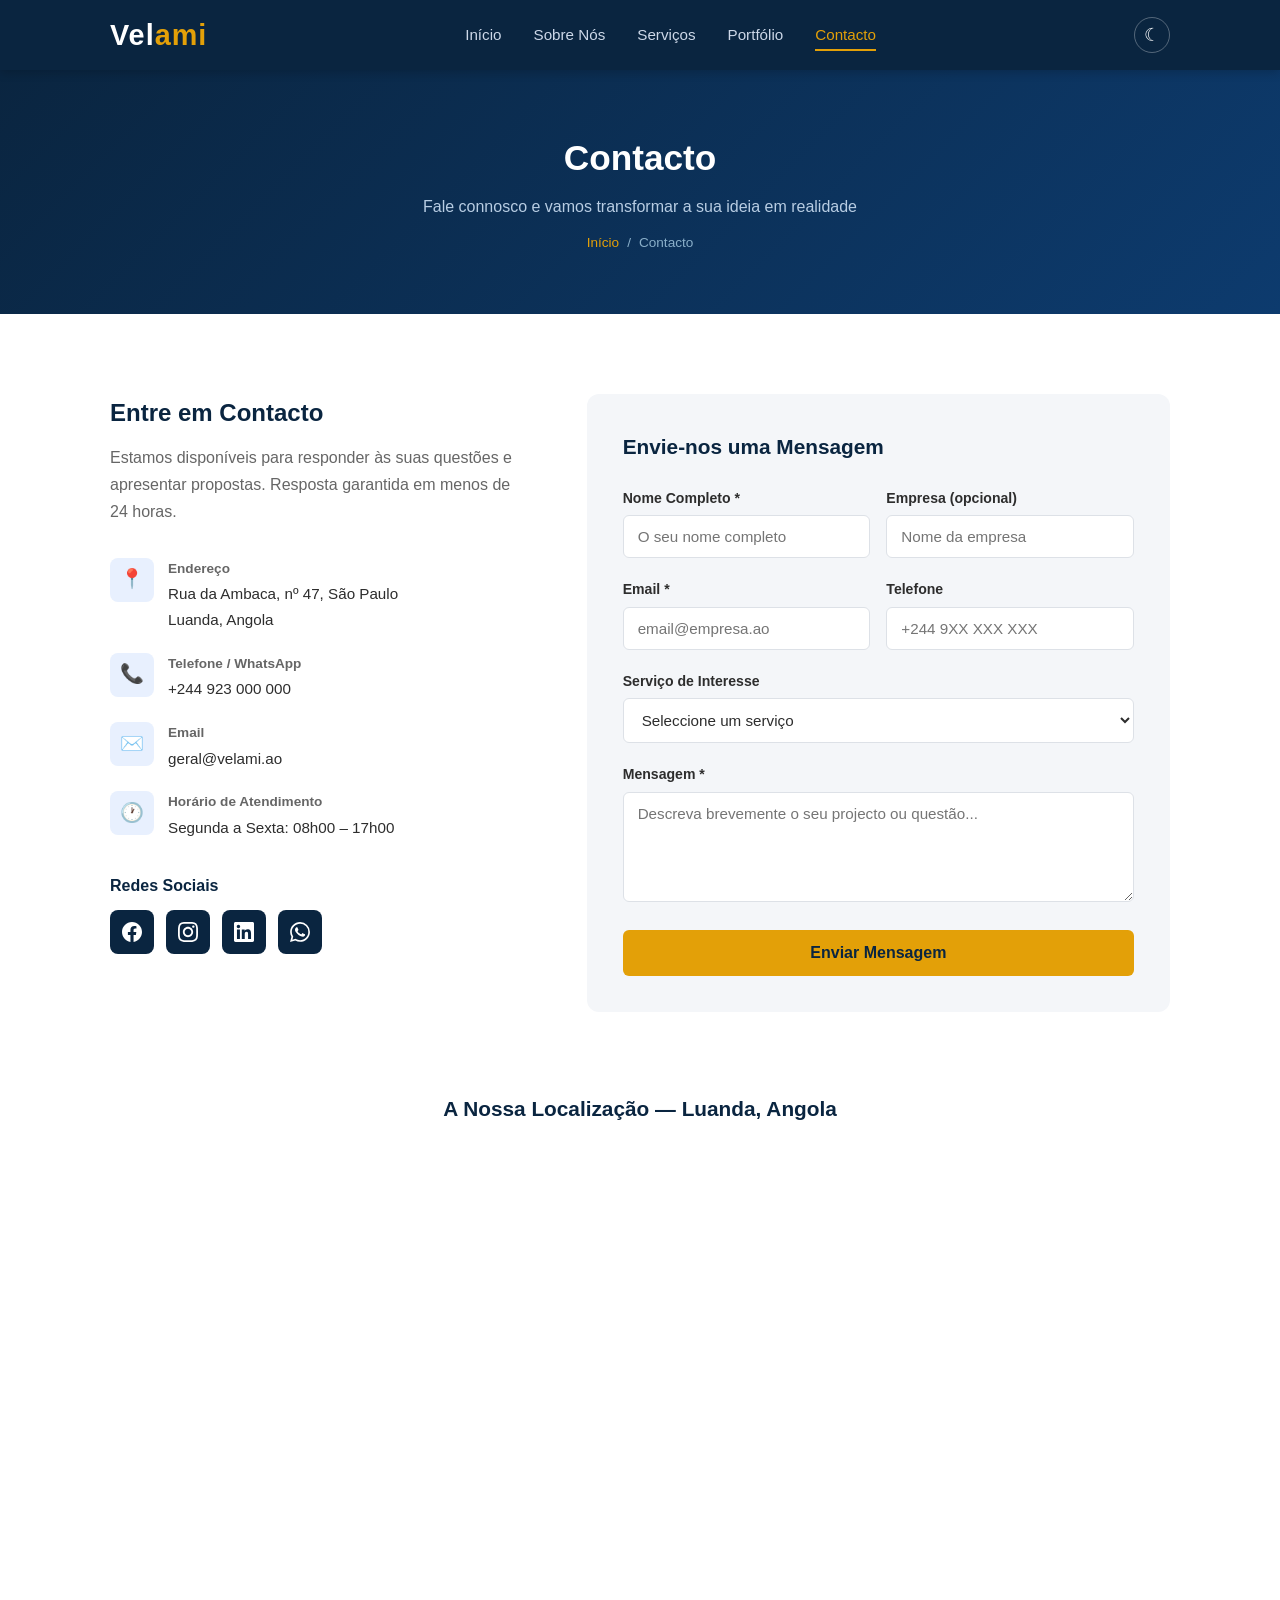
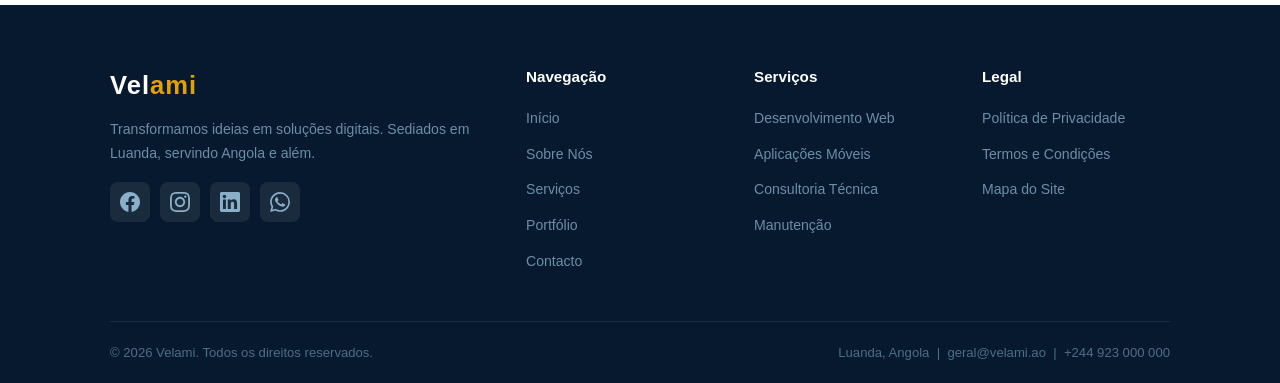
<file: pages/contacto.html>
<!DOCTYPE html>
<html lang="pt">
<head>
  <meta charset="UTF-8" />
  <meta name="viewport" content="width=device-width, initial-scale=1.0" />
  <meta name="description" content="Contacte a Velami em Luanda, Angola. Formulário de contacto, email, telefone e localização no mapa." />
  <meta name="keywords" content="contacto Velami Angola, software Luanda contacto, orçamento desenvolvimento software" />
  <title>Contacto - Velami</title>
  <link rel="stylesheet" href="../css/style.css" />
</head>
<body>

  <header id="cabecalho">
    <div class="container">
      <div class="logo"><a href="../index.html">Vel<span>ami</span></a></div>
      <nav id="nav-principal" aria-label="Navegação principal">
        <ul>
          <li><a href="../index.html">Início</a></li>
          <li><a href="sobre.html">Sobre Nós</a></li>
          <li><a href="servicos.html">Serviços</a></li>
          <li><a href="portfolio.html">Portfólio</a></li>
          <li><a href="contacto.html" class="ativo">Contacto</a></li>
        </ul>
      </nav>
      <button id="btn-dark-mode" aria-label="Activar modo escuro" title="Modo escuro">&#9790;</button>
      <button id="btn-menu" aria-label="Abrir menu" aria-expanded="false">
        <span></span><span></span><span></span>
      </button>
    </div>
  </header>

  <section class="banner-pagina">
    <div class="container">
      <h1>Contacto</h1>
      <p>Fale connosco e vamos transformar a sua ideia em realidade</p>
      <nav class="breadcrumb" aria-label="Localização na página">
        <a href="../index.html">Início</a><span>/</span><span>Contacto</span>
      </nav>
    </div>
  </section>

  <section id="contacto">
    <div class="container">
      <div class="contacto-grade">

        <!-- Informações -->
        <div class="contacto-info">
          <h3>Entre em Contacto</h3>
          <p>Estamos disponíveis para responder às suas questões e apresentar propostas. Resposta garantida em menos de 24 horas.</p>
          <div class="lista-contacto">
            <div class="item-contacto">
              <div class="icone-c">📍</div>
              <div>
                <strong>Endereço</strong>
                <span>Rua da Ambaca, nº 47, São Paulo<br>Luanda, Angola</span>
              </div>
            </div>
            <div class="item-contacto">
              <div class="icone-c">📞</div>
              <div>
                <strong>Telefone / WhatsApp</strong>
                <span>+244 923 000 000</span>
              </div>
            </div>
            <div class="item-contacto">
              <div class="icone-c">✉️</div>
              <div>
                <strong>Email</strong>
                <span>geral@velami.ao</span>
              </div>
            </div>
            <div class="item-contacto">
              <div class="icone-c">🕐</div>
              <div>
                <strong>Horário de Atendimento</strong>
                <span>Segunda a Sexta: 08h00 – 17h00</span>
              </div>
            </div>
          </div>
          <h4 style="color: var(--cor-primaria); font-size: 1rem; margin-bottom: 12px;">Redes Sociais</h4>
          <div class="redes-sociais">
            <a href="https://facebook.com" target="_blank" rel="noopener" class="btn-rede rede-facebook" aria-label="Facebook"><svg viewBox="0 0 24 24" xmlns="http://www.w3.org/2000/svg"><path d="M24 12.073c0-6.627-5.373-12-12-12s-12 5.373-12 12c0 5.99 4.388 10.954 10.125 11.854v-8.385H7.078v-3.47h3.047V9.43c0-3.007 1.792-4.669 4.533-4.669 1.312 0 2.686.235 2.686.235v2.953H15.83c-1.491 0-1.956.925-1.956 1.874v2.25h3.328l-.532 3.47h-2.796v8.385C19.612 23.027 24 18.062 24 12.073z"/></svg></a>
            <a href="https://instagram.com" target="_blank" rel="noopener" class="btn-rede rede-instagram" aria-label="Instagram"><svg viewBox="0 0 24 24" xmlns="http://www.w3.org/2000/svg"><path d="M12 2.163c3.204 0 3.584.012 4.85.07 3.252.148 4.771 1.691 4.919 4.919.058 1.265.069 1.645.069 4.849 0 3.205-.012 3.584-.069 4.849-.149 3.225-1.664 4.771-4.919 4.919-1.266.058-1.644.07-4.85.07-3.204 0-3.584-.012-4.849-.07-3.26-.149-4.771-1.699-4.919-4.92-.058-1.265-.07-1.644-.07-4.849 0-3.204.013-3.583.07-4.849.149-3.227 1.664-4.771 4.919-4.919 1.266-.057 1.645-.069 4.849-.069zm0-2.163c-3.259 0-3.667.014-4.947.072-4.358.2-6.78 2.618-6.98 6.98-.059 1.281-.073 1.689-.073 4.948 0 3.259.014 3.668.072 4.948.2 4.358 2.618 6.78 6.98 6.98 1.281.058 1.689.072 4.948.072 3.259 0 3.668-.014 4.948-.072 4.354-.2 6.782-2.618 6.979-6.98.059-1.28.073-1.689.073-4.948 0-3.259-.014-3.667-.072-4.947-.196-4.354-2.617-6.78-6.979-6.98-1.281-.059-1.69-.073-4.949-.073zm0 5.838c-3.403 0-6.162 2.759-6.162 6.162s2.759 6.163 6.162 6.163 6.162-2.759 6.162-6.163c0-3.403-2.759-6.162-6.162-6.162zm0 10.162c-2.209 0-4-1.79-4-4 0-2.209 1.791-4 4-4s4 1.791 4 4c0 2.21-1.791 4-4 4zm6.406-11.845c-.796 0-1.441.645-1.441 1.44s.645 1.44 1.441 1.44c.795 0 1.439-.645 1.439-1.44s-.644-1.44-1.439-1.44z"/></svg></a>
            <a href="https://linkedin.com" target="_blank" rel="noopener" class="btn-rede rede-linkedin" aria-label="LinkedIn"><svg viewBox="0 0 24 24" xmlns="http://www.w3.org/2000/svg"><path d="M20.447 20.452h-3.554v-5.569c0-1.328-.027-3.037-1.852-3.037-1.853 0-2.136 1.445-2.136 2.939v5.667H9.351V9h3.414v1.561h.046c.477-.9 1.637-1.85 3.37-1.85 3.601 0 4.267 2.37 4.267 5.455v6.286zM5.337 7.433c-1.144 0-2.063-.926-2.063-2.065 0-1.138.92-2.063 2.063-2.063 1.14 0 2.064.925 2.064 2.063 0 1.139-.925 2.065-2.064 2.065zm1.782 13.019H3.555V9h3.564v11.452zM22.225 0H1.771C.792 0 0 .774 0 1.729v20.542C0 23.227.792 24 1.771 24h20.451C23.2 24 24 23.227 24 22.271V1.729C24 .774 23.2 0 22.222 0h.003z"/></svg></a>
            <a href="https://wa.me/244923000000" target="_blank" rel="noopener" class="btn-rede rede-whatsapp" aria-label="WhatsApp"><svg viewBox="0 0 24 24" xmlns="http://www.w3.org/2000/svg"><path d="M17.472 14.382c-.297-.149-1.758-.867-2.03-.967-.273-.099-.471-.148-.67.15-.197.297-.767.966-.94 1.164-.173.199-.347.223-.644.075-.297-.15-1.255-.463-2.39-1.475-.883-.788-1.48-1.761-1.653-2.059-.173-.297-.018-.458.13-.606.134-.133.298-.347.446-.52.149-.174.198-.298.298-.497.099-.198.05-.371-.025-.52-.075-.149-.669-1.612-.916-2.207-.242-.579-.487-.5-.669-.51-.173-.008-.371-.01-.57-.01-.198 0-.52.074-.792.372-.272.297-1.04 1.016-1.04 2.479 0 1.462 1.065 2.875 1.213 3.074.149.198 2.096 3.2 5.077 4.487.709.306 1.262.489 1.694.625.712.227 1.36.195 1.871.118.571-.085 1.758-.719 2.006-1.413.248-.694.248-1.289.173-1.413-.074-.124-.272-.198-.57-.347m-5.421 7.403h-.004a9.87 9.87 0 01-5.031-1.378l-.361-.214-3.741.982.998-3.648-.235-.374a9.86 9.86 0 01-1.51-5.26c.001-5.45 4.436-9.884 9.888-9.884 2.64 0 5.122 1.03 6.988 2.898a9.825 9.825 0 012.893 6.994c-.003 5.45-4.437 9.884-9.885 9.884m8.413-18.297A11.815 11.815 0 0012.05 0C5.495 0 .16 5.335.157 11.892c0 2.096.547 4.142 1.588 5.945L.057 24l6.305-1.654a11.882 11.882 0 005.683 1.448h.005c6.554 0 11.89-5.335 11.893-11.893a11.821 11.821 0 00-3.48-8.413z"/></svg></a>
          </div>
        </div>

        <!-- Formulário COM validação -->
        <div class="formulario-contacto">
          <h3>Envie-nos uma Mensagem</h3>

          <!-- Mensagem de sucesso -->
          <div id="msg-sucesso">
            ✅ Mensagem enviada com sucesso! Entraremos em contacto em menos de 24 horas.
          </div>

          <form id="form-contacto" novalidate>
            <div class="grade-2">
              <div class="grupo-campo">
                <label for="nome">Nome Completo *</label>
                <input type="text" id="nome" name="nome" placeholder="O seu nome completo" />
              </div>
              <div class="grupo-campo">
                <label for="empresa">Empresa (opcional)</label>
                <input type="text" id="empresa" name="empresa" placeholder="Nome da empresa" />
              </div>
            </div>
            <div class="grade-2">
              <div class="grupo-campo">
                <label for="email">Email *</label>
                <input type="email" id="email" name="email" placeholder="email@empresa.ao" />
              </div>
              <div class="grupo-campo">
                <label for="telefone">Telefone</label>
                <input type="tel" id="telefone" name="telefone" placeholder="+244 9XX XXX XXX" />
              </div>
            </div>
            <div class="grupo-campo">
              <label for="servico">Serviço de Interesse</label>
              <select id="servico" name="servico">
                <option value="">Seleccione um serviço</option>
                <option value="web">Desenvolvimento Web</option>
                <option value="mobile">Aplicações Móveis</option>
                <option value="consultoria">Consultoria Técnica</option>
                <option value="manutencao">Manutenção de Sistemas</option>
                <option value="outro">Outro</option>
              </select>
            </div>
            <div class="grupo-campo">
              <label for="mensagem">Mensagem *</label>
              <textarea id="mensagem" name="mensagem" placeholder="Descreva brevemente o seu projecto ou questão..."></textarea>
            </div>
            <button type="button" id="btn-enviar" class="btn-primario" style="width: 100%;">
              Enviar Mensagem
            </button>
          </form>
        </div>

      </div>
    </div>
  </section>

  <!-- MAPA GOOGLE MAPS -->
  <section style="padding: 0 0 80px; background-color: var(--cor-branco);">
    <div class="container">
      <h3 style="color: var(--cor-primaria); font-size: 1.3rem; font-weight: 700; margin-bottom: 20px; text-align: center;">
        A Nossa Localização — Luanda, Angola
      </h3>
      <!-- Google Maps embed (Luanda, Maianga) -->
      <iframe
        class="mapa-google"
        src="https://www.google.com/maps/embed?pb=!1m18!1m12!1m3!1d15768.876894285523!2d13.2226!3d-8.8369!2m3!1f0!2f0!3f0!3m2!1i1024!2i768!4f13.1!3m3!1m2!1s0x1a51f15cdc8d2c7d%3A0x850c1c6b4d1e2b5a!2sMaianga%2C%20Luanda%2C%20Angola!5e0!3m2!1spt!2sao!4v1700000000000!5m2!1spt!2sao"
        allowfullscreen=""
        loading="lazy"
        referrerpolicy="no-referrer-when-downgrade"
        title="Localização da Velami em Luanda, Angola">
      </iframe>
    </div>
  </section>

  <footer id="rodape">
    <div class="container">
      <div class="rodape-grade">
        <div class="rodape-logo">
          <a href="../index.html">Vel<span>ami</span></a>
          <p>Transformamos ideias em soluções digitais. Sediados em Luanda, servindo Angola e além.</p>
          <div class="rodape-redes">
            <a href="https://facebook.com" target="_blank" rel="noopener" class="rede-facebook" aria-label="Velami no Facebook"><svg viewBox="0 0 24 24" xmlns="http://www.w3.org/2000/svg"><path d="M24 12.073c0-6.627-5.373-12-12-12s-12 5.373-12 12c0 5.99 4.388 10.954 10.125 11.854v-8.385H7.078v-3.47h3.047V9.43c0-3.007 1.792-4.669 4.533-4.669 1.312 0 2.686.235 2.686.235v2.953H15.83c-1.491 0-1.956.925-1.956 1.874v2.25h3.328l-.532 3.47h-2.796v8.385C19.612 23.027 24 18.062 24 12.073z"/></svg></a>
            <a href="https://instagram.com" target="_blank" rel="noopener" class="rede-instagram" aria-label="Velami no Instagram"><svg viewBox="0 0 24 24" xmlns="http://www.w3.org/2000/svg"><path d="M12 2.163c3.204 0 3.584.012 4.85.07 3.252.148 4.771 1.691 4.919 4.919.058 1.265.069 1.645.069 4.849 0 3.205-.012 3.584-.069 4.849-.149 3.225-1.664 4.771-4.919 4.919-1.266.058-1.644.07-4.85.07-3.204 0-3.584-.012-4.849-.07-3.26-.149-4.771-1.699-4.919-4.92-.058-1.265-.07-1.644-.07-4.849 0-3.204.013-3.583.07-4.849.149-3.227 1.664-4.771 4.919-4.919 1.266-.057 1.645-.069 4.849-.069zm0-2.163c-3.259 0-3.667.014-4.947.072-4.358.2-6.78 2.618-6.98 6.98-.059 1.281-.073 1.689-.073 4.948 0 3.259.014 3.668.072 4.948.2 4.358 2.618 6.78 6.98 6.98 1.281.058 1.689.072 4.948.072 3.259 0 3.668-.014 4.948-.072 4.354-.2 6.782-2.618 6.979-6.98.059-1.28.073-1.689.073-4.948 0-3.259-.014-3.667-.072-4.947-.196-4.354-2.617-6.78-6.979-6.98-1.281-.059-1.69-.073-4.949-.073zm0 5.838c-3.403 0-6.162 2.759-6.162 6.162s2.759 6.163 6.162 6.163 6.162-2.759 6.162-6.163c0-3.403-2.759-6.162-6.162-6.162zm0 10.162c-2.209 0-4-1.79-4-4 0-2.209 1.791-4 4-4s4 1.791 4 4c0 2.21-1.791 4-4 4zm6.406-11.845c-.796 0-1.441.645-1.441 1.44s.645 1.44 1.441 1.44c.795 0 1.439-.645 1.439-1.44s-.644-1.44-1.439-1.44z"/></svg></a>
            <a href="https://linkedin.com" target="_blank" rel="noopener" class="rede-linkedin" aria-label="Velami no LinkedIn"><svg viewBox="0 0 24 24" xmlns="http://www.w3.org/2000/svg"><path d="M20.447 20.452h-3.554v-5.569c0-1.328-.027-3.037-1.852-3.037-1.853 0-2.136 1.445-2.136 2.939v5.667H9.351V9h3.414v1.561h.046c.477-.9 1.637-1.85 3.37-1.85 3.601 0 4.267 2.37 4.267 5.455v6.286zM5.337 7.433c-1.144 0-2.063-.926-2.063-2.065 0-1.138.92-2.063 2.063-2.063 1.14 0 2.064.925 2.064 2.063 0 1.139-.925 2.065-2.064 2.065zm1.782 13.019H3.555V9h3.564v11.452zM22.225 0H1.771C.792 0 0 .774 0 1.729v20.542C0 23.227.792 24 1.771 24h20.451C23.2 24 24 23.227 24 22.271V1.729C24 .774 23.2 0 22.222 0h.003z"/></svg></a>
            <a href="https://wa.me/244923000000" target="_blank" rel="noopener" class="rede-whatsapp" aria-label="Velami no WhatsApp"><svg viewBox="0 0 24 24" xmlns="http://www.w3.org/2000/svg"><path d="M17.472 14.382c-.297-.149-1.758-.867-2.03-.967-.273-.099-.471-.148-.67.15-.197.297-.767.966-.94 1.164-.173.199-.347.223-.644.075-.297-.15-1.255-.463-2.39-1.475-.883-.788-1.48-1.761-1.653-2.059-.173-.297-.018-.458.13-.606.134-.133.298-.347.446-.52.149-.174.198-.298.298-.497.099-.198.05-.371-.025-.52-.075-.149-.669-1.612-.916-2.207-.242-.579-.487-.5-.669-.51-.173-.008-.371-.01-.57-.01-.198 0-.52.074-.792.372-.272.297-1.04 1.016-1.04 2.479 0 1.462 1.065 2.875 1.213 3.074.149.198 2.096 3.2 5.077 4.487.709.306 1.262.489 1.694.625.712.227 1.36.195 1.871.118.571-.085 1.758-.719 2.006-1.413.248-.694.248-1.289.173-1.413-.074-.124-.272-.198-.57-.347m-5.421 7.403h-.004a9.87 9.87 0 01-5.031-1.378l-.361-.214-3.741.982.998-3.648-.235-.374a9.86 9.86 0 01-1.51-5.26c.001-5.45 4.436-9.884 9.888-9.884 2.64 0 5.122 1.03 6.988 2.898a9.825 9.825 0 012.893 6.994c-.003 5.45-4.437 9.884-9.885 9.884m8.413-18.297A11.815 11.815 0 0012.05 0C5.495 0 .16 5.335.157 11.892c0 2.096.547 4.142 1.588 5.945L.057 24l6.305-1.654a11.882 11.882 0 005.683 1.448h.005c6.554 0 11.89-5.335 11.893-11.893a11.821 11.821 0 00-3.48-8.413z"/></svg></a>
          </div>
        </div>
        <div class="rodape-coluna">
          <h4>Navegação</h4>
          <ul>
            <li><a href="../index.html">Início</a></li>
            <li><a href="sobre.html">Sobre Nós</a></li>
            <li><a href="servicos.html">Serviços</a></li>
            <li><a href="portfolio.html">Portfólio</a></li>
            <li><a href="contacto.html">Contacto</a></li>
          </ul>
        </div>
        <div class="rodape-coluna">
          <h4>Serviços</h4>
          <ul>
            <li><a href="servicos.html">Desenvolvimento Web</a></li>
            <li><a href="servicos.html">Aplicações Móveis</a></li>
            <li><a href="servicos.html">Consultoria Técnica</a></li>
            <li><a href="servicos.html">Manutenção</a></li>
          </ul>
        </div>
        <div class="rodape-coluna">
          <h4>Legal</h4>
          <ul>
            <li><a href="politica-privacidade.html">Política de Privacidade</a></li>
            <li><a href="termos.html">Termos e Condições</a></li>
            <li><a href="mapa-site.html">Mapa do Site</a></li>
          </ul>
        </div>
      </div>
      <div class="rodape-fundo">
        <p>&copy; 2026 Velami. Todos os direitos reservados.</p>
        <p>Luanda, Angola &nbsp;|&nbsp; geral@velami.ao &nbsp;|&nbsp; +244 923 000 000</p>
      </div>
    </div>
  </footer>

  <script src="../js/main.js"></script>

</body>
</html>
</file>
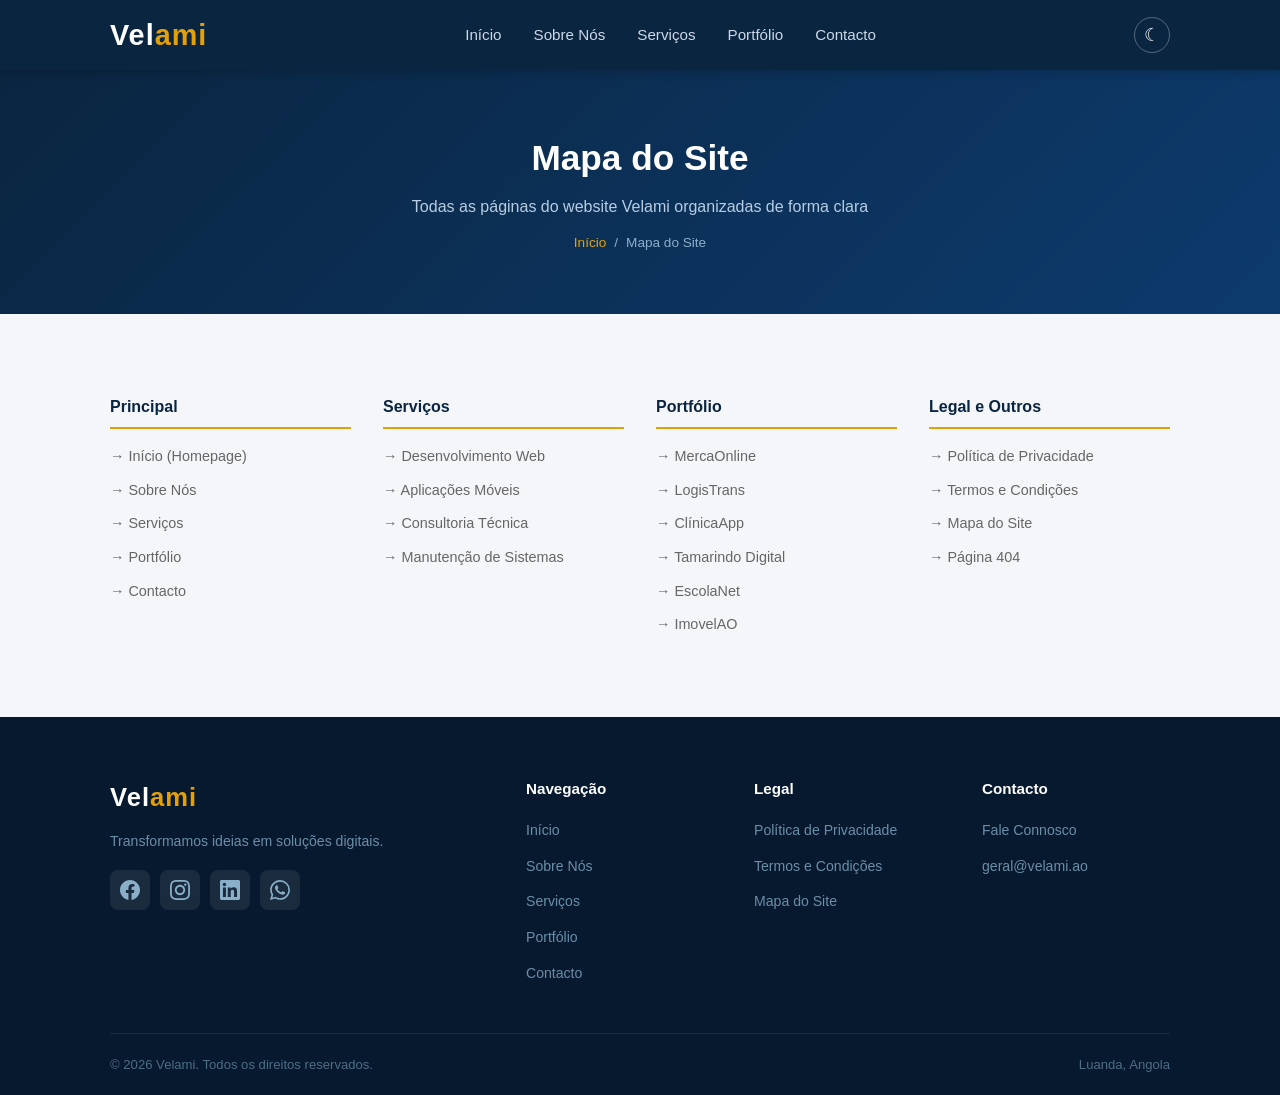
<file: pages/mapa-site.html>
<!DOCTYPE html>
<html lang="pt">
<head>
  <meta charset="UTF-8" />
  <meta name="viewport" content="width=device-width, initial-scale=1.0" />
  <meta name="description" content="Mapa do site Velami — todas as páginas organizadas de forma clara." />
  <title>Mapa do Site - Velami</title>
  <link rel="stylesheet" href="../css/style.css" />
</head>
<body>
  <header id="cabecalho">
    <div class="container">
      <div class="logo"><a href="../index.html">Vel<span>ami</span></a></div>
      <nav id="nav-principal" aria-label="Navegação principal">
        <ul>
          <li><a href="../index.html">Início</a></li>
          <li><a href="sobre.html">Sobre Nós</a></li>
          <li><a href="servicos.html">Serviços</a></li>
          <li><a href="portfolio.html">Portfólio</a></li>
          <li><a href="contacto.html">Contacto</a></li>
        </ul>
      </nav>
      <button id="btn-dark-mode" aria-label="Activar modo escuro" title="Modo escuro">&#9790;</button>
      <button id="btn-menu" aria-label="Abrir menu de navegação"><span></span><span></span><span></span></button>
    </div>
  </header>

  <section class="banner-pagina">
    <div class="container">
      <h1>Mapa do Site</h1>
      <p>Todas as páginas do website Velami organizadas de forma clara</p>
      <nav class="breadcrumb" aria-label="Localização na página">
        <a href="../index.html">Início</a><span>/</span><span>Mapa do Site</span>
      </nav>
    </div>
  </section>

  <section id="mapa-site">
    <div class="container">
      <div class="mapa-grade">
        <div class="mapa-coluna">
          <h3>Principal</h3>
          <ul>
            <li><a href="../index.html">&#8594; Início (Homepage)</a></li>
            <li><a href="sobre.html">&#8594; Sobre Nós</a></li>
            <li><a href="servicos.html">&#8594; Serviços</a></li>
            <li><a href="portfolio.html">&#8594; Portfólio</a></li>
            <li><a href="contacto.html">&#8594; Contacto</a></li>
          </ul>
        </div>
        <div class="mapa-coluna">
          <h3>Serviços</h3>
          <ul>
            <li><a href="servicos.html">&#8594; Desenvolvimento Web</a></li>
            <li><a href="servicos.html">&#8594; Aplicações Móveis</a></li>
            <li><a href="servicos.html">&#8594; Consultoria Técnica</a></li>
            <li><a href="servicos.html">&#8594; Manutenção de Sistemas</a></li>
          </ul>
        </div>
        <div class="mapa-coluna">
          <h3>Portfólio</h3>
          <ul>
            <li><a href="portfolio.html">&#8594; MercaOnline</a></li>
            <li><a href="portfolio.html">&#8594; LogisTrans</a></li>
            <li><a href="portfolio.html">&#8594; ClínicaApp</a></li>
            <li><a href="portfolio.html">&#8594; Tamarindo Digital</a></li>
            <li><a href="portfolio.html">&#8594; EscolaNet</a></li>
            <li><a href="portfolio.html">&#8594; ImovelAO</a></li>
          </ul>
        </div>
        <div class="mapa-coluna">
          <h3>Legal e Outros</h3>
          <ul>
            <li><a href="politica-privacidade.html">&#8594; Política de Privacidade</a></li>
            <li><a href="termos.html">&#8594; Termos e Condições</a></li>
            <li><a href="mapa-site.html">&#8594; Mapa do Site</a></li>
            <li><a href="404.html">&#8594; Página 404</a></li>
          </ul>
        </div>
      </div>
    </div>
  </section>

  <footer id="rodape">
    <div class="container">
      <div class="rodape-grade">
        <div class="rodape-logo">
          <a href="../index.html">Vel<span>ami</span></a>
          <p>Transformamos ideias em soluções digitais.</p>
          <div class="rodape-redes">
            <a href="https://facebook.com" target="_blank" rel="noopener" class="rede-facebook" aria-label="Velami no Facebook"><svg viewBox="0 0 24 24" xmlns="http://www.w3.org/2000/svg"><path d="M24 12.073c0-6.627-5.373-12-12-12s-12 5.373-12 12c0 5.99 4.388 10.954 10.125 11.854v-8.385H7.078v-3.47h3.047V9.43c0-3.007 1.792-4.669 4.533-4.669 1.312 0 2.686.235 2.686.235v2.953H15.83c-1.491 0-1.956.925-1.956 1.874v2.25h3.328l-.532 3.47h-2.796v8.385C19.612 23.027 24 18.062 24 12.073z"/></svg></a>
            <a href="https://instagram.com" target="_blank" rel="noopener" class="rede-instagram" aria-label="Velami no Instagram"><svg viewBox="0 0 24 24" xmlns="http://www.w3.org/2000/svg"><path d="M12 2.163c3.204 0 3.584.012 4.85.07 3.252.148 4.771 1.691 4.919 4.919.058 1.265.069 1.645.069 4.849 0 3.205-.012 3.584-.069 4.849-.149 3.225-1.664 4.771-4.919 4.919-1.266.058-1.644.07-4.85.07-3.204 0-3.584-.012-4.849-.07-3.26-.149-4.771-1.699-4.919-4.92-.058-1.265-.07-1.644-.07-4.849 0-3.204.013-3.583.07-4.849.149-3.227 1.664-4.771 4.919-4.919 1.266-.057 1.645-.069 4.849-.069zm0-2.163c-3.259 0-3.667.014-4.947.072-4.358.2-6.78 2.618-6.98 6.98-.059 1.281-.073 1.689-.073 4.948 0 3.259.014 3.668.072 4.948.2 4.358 2.618 6.78 6.98 6.98 1.281.058 1.689.072 4.948.072 3.259 0 3.668-.014 4.948-.072 4.354-.2 6.782-2.618 6.979-6.98.059-1.28.073-1.689.073-4.948 0-3.259-.014-3.667-.072-4.947-.196-4.354-2.617-6.78-6.979-6.98-1.281-.059-1.69-.073-4.949-.073zm0 5.838c-3.403 0-6.162 2.759-6.162 6.162s2.759 6.163 6.162 6.163 6.162-2.759 6.162-6.163c0-3.403-2.759-6.162-6.162-6.162zm0 10.162c-2.209 0-4-1.79-4-4 0-2.209 1.791-4 4-4s4 1.791 4 4c0 2.21-1.791 4-4 4zm6.406-11.845c-.796 0-1.441.645-1.441 1.44s.645 1.44 1.441 1.44c.795 0 1.439-.645 1.439-1.44s-.644-1.44-1.439-1.44z"/></svg></a>
            <a href="https://linkedin.com" target="_blank" rel="noopener" class="rede-linkedin" aria-label="Velami no LinkedIn"><svg viewBox="0 0 24 24" xmlns="http://www.w3.org/2000/svg"><path d="M20.447 20.452h-3.554v-5.569c0-1.328-.027-3.037-1.852-3.037-1.853 0-2.136 1.445-2.136 2.939v5.667H9.351V9h3.414v1.561h.046c.477-.9 1.637-1.85 3.37-1.85 3.601 0 4.267 2.37 4.267 5.455v6.286zM5.337 7.433c-1.144 0-2.063-.926-2.063-2.065 0-1.138.92-2.063 2.063-2.063 1.14 0 2.064.925 2.064 2.063 0 1.139-.925 2.065-2.064 2.065zm1.782 13.019H3.555V9h3.564v11.452zM22.225 0H1.771C.792 0 0 .774 0 1.729v20.542C0 23.227.792 24 1.771 24h20.451C23.2 24 24 23.227 24 22.271V1.729C24 .774 23.2 0 22.222 0h.003z"/></svg></a>
            <a href="https://wa.me/244923000000" target="_blank" rel="noopener" class="rede-whatsapp" aria-label="Velami no WhatsApp"><svg viewBox="0 0 24 24" xmlns="http://www.w3.org/2000/svg"><path d="M17.472 14.382c-.297-.149-1.758-.867-2.03-.967-.273-.099-.471-.148-.67.15-.197.297-.767.966-.94 1.164-.173.199-.347.223-.644.075-.297-.15-1.255-.463-2.39-1.475-.883-.788-1.48-1.761-1.653-2.059-.173-.297-.018-.458.13-.606.134-.133.298-.347.446-.52.149-.174.198-.298.298-.497.099-.198.05-.371-.025-.52-.075-.149-.669-1.612-.916-2.207-.242-.579-.487-.5-.669-.51-.173-.008-.371-.01-.57-.01-.198 0-.52.074-.792.372-.272.297-1.04 1.016-1.04 2.479 0 1.462 1.065 2.875 1.213 3.074.149.198 2.096 3.2 5.077 4.487.709.306 1.262.489 1.694.625.712.227 1.36.195 1.871.118.571-.085 1.758-.719 2.006-1.413.248-.694.248-1.289.173-1.413-.074-.124-.272-.198-.57-.347m-5.421 7.403h-.004a9.87 9.87 0 01-5.031-1.378l-.361-.214-3.741.982.998-3.648-.235-.374a9.86 9.86 0 01-1.51-5.26c.001-5.45 4.436-9.884 9.888-9.884 2.64 0 5.122 1.03 6.988 2.898a9.825 9.825 0 012.893 6.994c-.003 5.45-4.437 9.884-9.885 9.884m8.413-18.297A11.815 11.815 0 0012.05 0C5.495 0 .16 5.335.157 11.892c0 2.096.547 4.142 1.588 5.945L.057 24l6.305-1.654a11.882 11.882 0 005.683 1.448h.005c6.554 0 11.89-5.335 11.893-11.893a11.821 11.821 0 00-3.48-8.413z"/></svg></a>
          </div>
        </div>
        <div class="rodape-coluna">
          <h4>Navegação</h4>
          <ul>
            <li><a href="../index.html">Início</a></li>
            <li><a href="sobre.html">Sobre Nós</a></li>
            <li><a href="servicos.html">Serviços</a></li>
            <li><a href="portfolio.html">Portfólio</a></li>
            <li><a href="contacto.html">Contacto</a></li>
          </ul>
        </div>
        <div class="rodape-coluna">
          <h4>Legal</h4>
          <ul>
            <li><a href="politica-privacidade.html">Política de Privacidade</a></li>
            <li><a href="termos.html">Termos e Condições</a></li>
            <li><a href="mapa-site.html">Mapa do Site</a></li>
          </ul>
        </div>
        <div class="rodape-coluna">
          <h4>Contacto</h4>
          <ul>
            <li><a href="contacto.html">Fale Connosco</a></li>
            <li><a href="mailto:geral@velami.ao">geral@velami.ao</a></li>
          </ul>
        </div>
      </div>
      <div class="rodape-fundo">
        <p>&copy; 2026 Velami. Todos os direitos reservados.</p>
        <p>Luanda, Angola</p>
      </div>
    </div>
  </footer>

  <script>
    document.getElementById('btn-menu').addEventListener('click', function () {
      document.getElementById('nav-principal').classList.toggle('aberto');
    });
  </script>
  <script src="../js/main.js"></script>
</body>
</html>
</file>
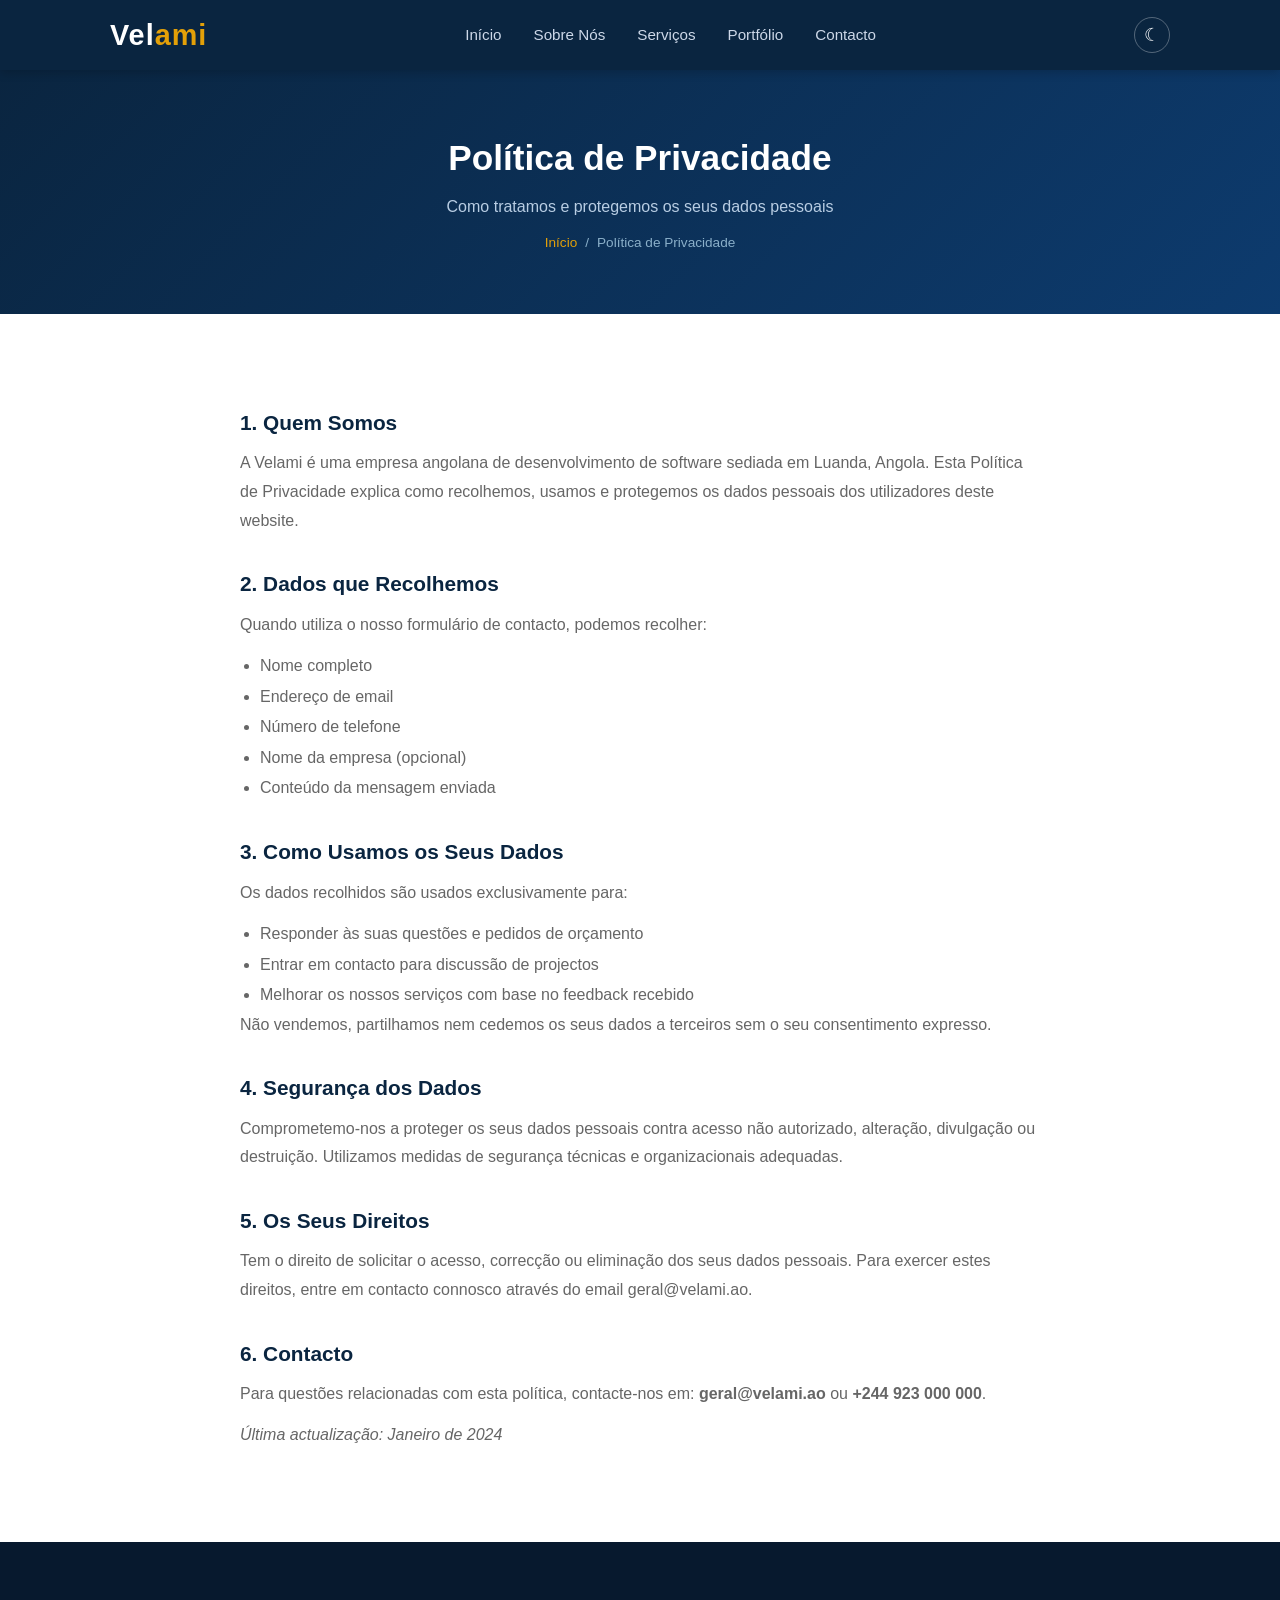
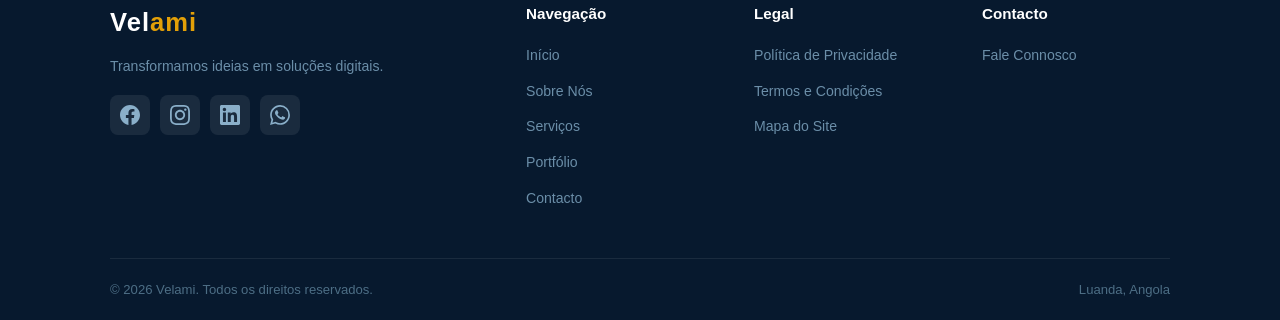
<file: pages/politica-privacidade.html>
<!DOCTYPE html>
<html lang="pt">
<head>
  <meta charset="UTF-8" />
  <meta name="viewport" content="width=device-width, initial-scale=1.0" />
  <meta name="description" content="Política de privacidade da Velami — como tratamos e protegemos os seus dados pessoais." />
  <title>Política de Privacidade - Velami</title>
  <link rel="stylesheet" href="../css/style.css" />
</head>
<body>
  <header id="cabecalho">
    <div class="container">
      <div class="logo"><a href="../index.html">Vel<span>ami</span></a></div>
      <nav id="nav-principal" aria-label="Navegação principal">
        <ul>
          <li><a href="../index.html">Início</a></li>
          <li><a href="sobre.html">Sobre Nós</a></li>
          <li><a href="servicos.html">Serviços</a></li>
          <li><a href="portfolio.html">Portfólio</a></li>
          <li><a href="contacto.html">Contacto</a></li>
        </ul>
      </nav>
      <button id="btn-dark-mode" aria-label="Activar modo escuro" title="Modo escuro">&#9790;</button>
      <button id="btn-menu" aria-label="Abrir menu de navegação"><span></span><span></span><span></span></button>
    </div>
  </header>

  <section class="banner-pagina">
    <div class="container">
      <h1>Política de Privacidade</h1>
      <p>Como tratamos e protegemos os seus dados pessoais</p>
      <nav class="breadcrumb" aria-label="Localização na página">
        <a href="../index.html">Início</a><span>/</span><span>Política de Privacidade</span>
      </nav>
    </div>
  </section>

  <div class="container">
    <div class="conteudo-legal">
      <h2>1. Quem Somos</h2>
      <p>A Velami é uma empresa angolana de desenvolvimento de software sediada em Luanda, Angola. Esta Política de Privacidade explica como recolhemos, usamos e protegemos os dados pessoais dos utilizadores deste website.</p>

      <h2>2. Dados que Recolhemos</h2>
      <p>Quando utiliza o nosso formulário de contacto, podemos recolher:</p>
      <ul>
        <li>Nome completo</li>
        <li>Endereço de email</li>
        <li>Número de telefone</li>
        <li>Nome da empresa (opcional)</li>
        <li>Conteúdo da mensagem enviada</li>
      </ul>

      <h2>3. Como Usamos os Seus Dados</h2>
      <p>Os dados recolhidos são usados exclusivamente para:</p>
      <ul>
        <li>Responder às suas questões e pedidos de orçamento</li>
        <li>Entrar em contacto para discussão de projectos</li>
        <li>Melhorar os nossos serviços com base no feedback recebido</li>
      </ul>
      <p>Não vendemos, partilhamos nem cedemos os seus dados a terceiros sem o seu consentimento expresso.</p>

      <h2>4. Segurança dos Dados</h2>
      <p>Comprometemo-nos a proteger os seus dados pessoais contra acesso não autorizado, alteração, divulgação ou destruição. Utilizamos medidas de segurança técnicas e organizacionais adequadas.</p>

      <h2>5. Os Seus Direitos</h2>
      <p>Tem o direito de solicitar o acesso, correcção ou eliminação dos seus dados pessoais. Para exercer estes direitos, entre em contacto connosco através do email geral@velami.ao.</p>

      <h2>6. Contacto</h2>
      <p>Para questões relacionadas com esta política, contacte-nos em: <strong>geral@velami.ao</strong> ou <strong>+244 923 000 000</strong>.</p>
      <p><em>Última actualização: Janeiro de 2024</em></p>
    </div>
  </div>

  <footer id="rodape">
    <div class="container">
      <div class="rodape-grade">
        <div class="rodape-logo">
          <a href="../index.html">Vel<span>ami</span></a>
          <p>Transformamos ideias em soluções digitais.</p>
          <div class="rodape-redes">
            <a href="https://facebook.com" target="_blank" rel="noopener" class="rede-facebook" aria-label="Velami no Facebook"><svg viewBox="0 0 24 24" xmlns="http://www.w3.org/2000/svg"><path d="M24 12.073c0-6.627-5.373-12-12-12s-12 5.373-12 12c0 5.99 4.388 10.954 10.125 11.854v-8.385H7.078v-3.47h3.047V9.43c0-3.007 1.792-4.669 4.533-4.669 1.312 0 2.686.235 2.686.235v2.953H15.83c-1.491 0-1.956.925-1.956 1.874v2.25h3.328l-.532 3.47h-2.796v8.385C19.612 23.027 24 18.062 24 12.073z"/></svg></a>
            <a href="https://instagram.com" target="_blank" rel="noopener" class="rede-instagram" aria-label="Velami no Instagram"><svg viewBox="0 0 24 24" xmlns="http://www.w3.org/2000/svg"><path d="M12 2.163c3.204 0 3.584.012 4.85.07 3.252.148 4.771 1.691 4.919 4.919.058 1.265.069 1.645.069 4.849 0 3.205-.012 3.584-.069 4.849-.149 3.225-1.664 4.771-4.919 4.919-1.266.058-1.644.07-4.85.07-3.204 0-3.584-.012-4.849-.07-3.26-.149-4.771-1.699-4.919-4.92-.058-1.265-.07-1.644-.07-4.849 0-3.204.013-3.583.07-4.849.149-3.227 1.664-4.771 4.919-4.919 1.266-.057 1.645-.069 4.849-.069zm0-2.163c-3.259 0-3.667.014-4.947.072-4.358.2-6.78 2.618-6.98 6.98-.059 1.281-.073 1.689-.073 4.948 0 3.259.014 3.668.072 4.948.2 4.358 2.618 6.78 6.98 6.98 1.281.058 1.689.072 4.948.072 3.259 0 3.668-.014 4.948-.072 4.354-.2 6.782-2.618 6.979-6.98.059-1.28.073-1.689.073-4.948 0-3.259-.014-3.667-.072-4.947-.196-4.354-2.617-6.78-6.979-6.98-1.281-.059-1.69-.073-4.949-.073zm0 5.838c-3.403 0-6.162 2.759-6.162 6.162s2.759 6.163 6.162 6.163 6.162-2.759 6.162-6.163c0-3.403-2.759-6.162-6.162-6.162zm0 10.162c-2.209 0-4-1.79-4-4 0-2.209 1.791-4 4-4s4 1.791 4 4c0 2.21-1.791 4-4 4zm6.406-11.845c-.796 0-1.441.645-1.441 1.44s.645 1.44 1.441 1.44c.795 0 1.439-.645 1.439-1.44s-.644-1.44-1.439-1.44z"/></svg></a>
            <a href="https://linkedin.com" target="_blank" rel="noopener" class="rede-linkedin" aria-label="Velami no LinkedIn"><svg viewBox="0 0 24 24" xmlns="http://www.w3.org/2000/svg"><path d="M20.447 20.452h-3.554v-5.569c0-1.328-.027-3.037-1.852-3.037-1.853 0-2.136 1.445-2.136 2.939v5.667H9.351V9h3.414v1.561h.046c.477-.9 1.637-1.85 3.37-1.85 3.601 0 4.267 2.37 4.267 5.455v6.286zM5.337 7.433c-1.144 0-2.063-.926-2.063-2.065 0-1.138.92-2.063 2.063-2.063 1.14 0 2.064.925 2.064 2.063 0 1.139-.925 2.065-2.064 2.065zm1.782 13.019H3.555V9h3.564v11.452zM22.225 0H1.771C.792 0 0 .774 0 1.729v20.542C0 23.227.792 24 1.771 24h20.451C23.2 24 24 23.227 24 22.271V1.729C24 .774 23.2 0 22.222 0h.003z"/></svg></a>
            <a href="https://wa.me/244923000000" target="_blank" rel="noopener" class="rede-whatsapp" aria-label="Velami no WhatsApp"><svg viewBox="0 0 24 24" xmlns="http://www.w3.org/2000/svg"><path d="M17.472 14.382c-.297-.149-1.758-.867-2.03-.967-.273-.099-.471-.148-.67.15-.197.297-.767.966-.94 1.164-.173.199-.347.223-.644.075-.297-.15-1.255-.463-2.39-1.475-.883-.788-1.48-1.761-1.653-2.059-.173-.297-.018-.458.13-.606.134-.133.298-.347.446-.52.149-.174.198-.298.298-.497.099-.198.05-.371-.025-.52-.075-.149-.669-1.612-.916-2.207-.242-.579-.487-.5-.669-.51-.173-.008-.371-.01-.57-.01-.198 0-.52.074-.792.372-.272.297-1.04 1.016-1.04 2.479 0 1.462 1.065 2.875 1.213 3.074.149.198 2.096 3.2 5.077 4.487.709.306 1.262.489 1.694.625.712.227 1.36.195 1.871.118.571-.085 1.758-.719 2.006-1.413.248-.694.248-1.289.173-1.413-.074-.124-.272-.198-.57-.347m-5.421 7.403h-.004a9.87 9.87 0 01-5.031-1.378l-.361-.214-3.741.982.998-3.648-.235-.374a9.86 9.86 0 01-1.51-5.26c.001-5.45 4.436-9.884 9.888-9.884 2.64 0 5.122 1.03 6.988 2.898a9.825 9.825 0 012.893 6.994c-.003 5.45-4.437 9.884-9.885 9.884m8.413-18.297A11.815 11.815 0 0012.05 0C5.495 0 .16 5.335.157 11.892c0 2.096.547 4.142 1.588 5.945L.057 24l6.305-1.654a11.882 11.882 0 005.683 1.448h.005c6.554 0 11.89-5.335 11.893-11.893a11.821 11.821 0 00-3.48-8.413z"/></svg></a>
          </div>
        </div>
        <div class="rodape-coluna">
          <h4>Navegação</h4>
          <ul>
            <li><a href="../index.html">Início</a></li>
            <li><a href="sobre.html">Sobre Nós</a></li>
            <li><a href="servicos.html">Serviços</a></li>
            <li><a href="portfolio.html">Portfólio</a></li>
            <li><a href="contacto.html">Contacto</a></li>
          </ul>
        </div>
        <div class="rodape-coluna">
          <h4>Legal</h4>
          <ul>
            <li><a href="politica-privacidade.html">Política de Privacidade</a></li>
            <li><a href="termos.html">Termos e Condições</a></li>
            <li><a href="mapa-site.html">Mapa do Site</a></li>
          </ul>
        </div>
        <div class="rodape-coluna">
          <h4>Contacto</h4>
          <ul>
            <li><a href="contacto.html">Fale Connosco</a></li>
          </ul>
        </div>
      </div>
      <div class="rodape-fundo">
        <p>&copy; 2026 Velami. Todos os direitos reservados.</p>
        <p>Luanda, Angola</p>
      </div>
    </div>
  </footer>

  <script>
    document.getElementById('btn-menu').addEventListener('click', function () {
      document.getElementById('nav-principal').classList.toggle('aberto');
    });
  </script>
  <script src="../js/main.js"></script>
</body>
</html>
</file>
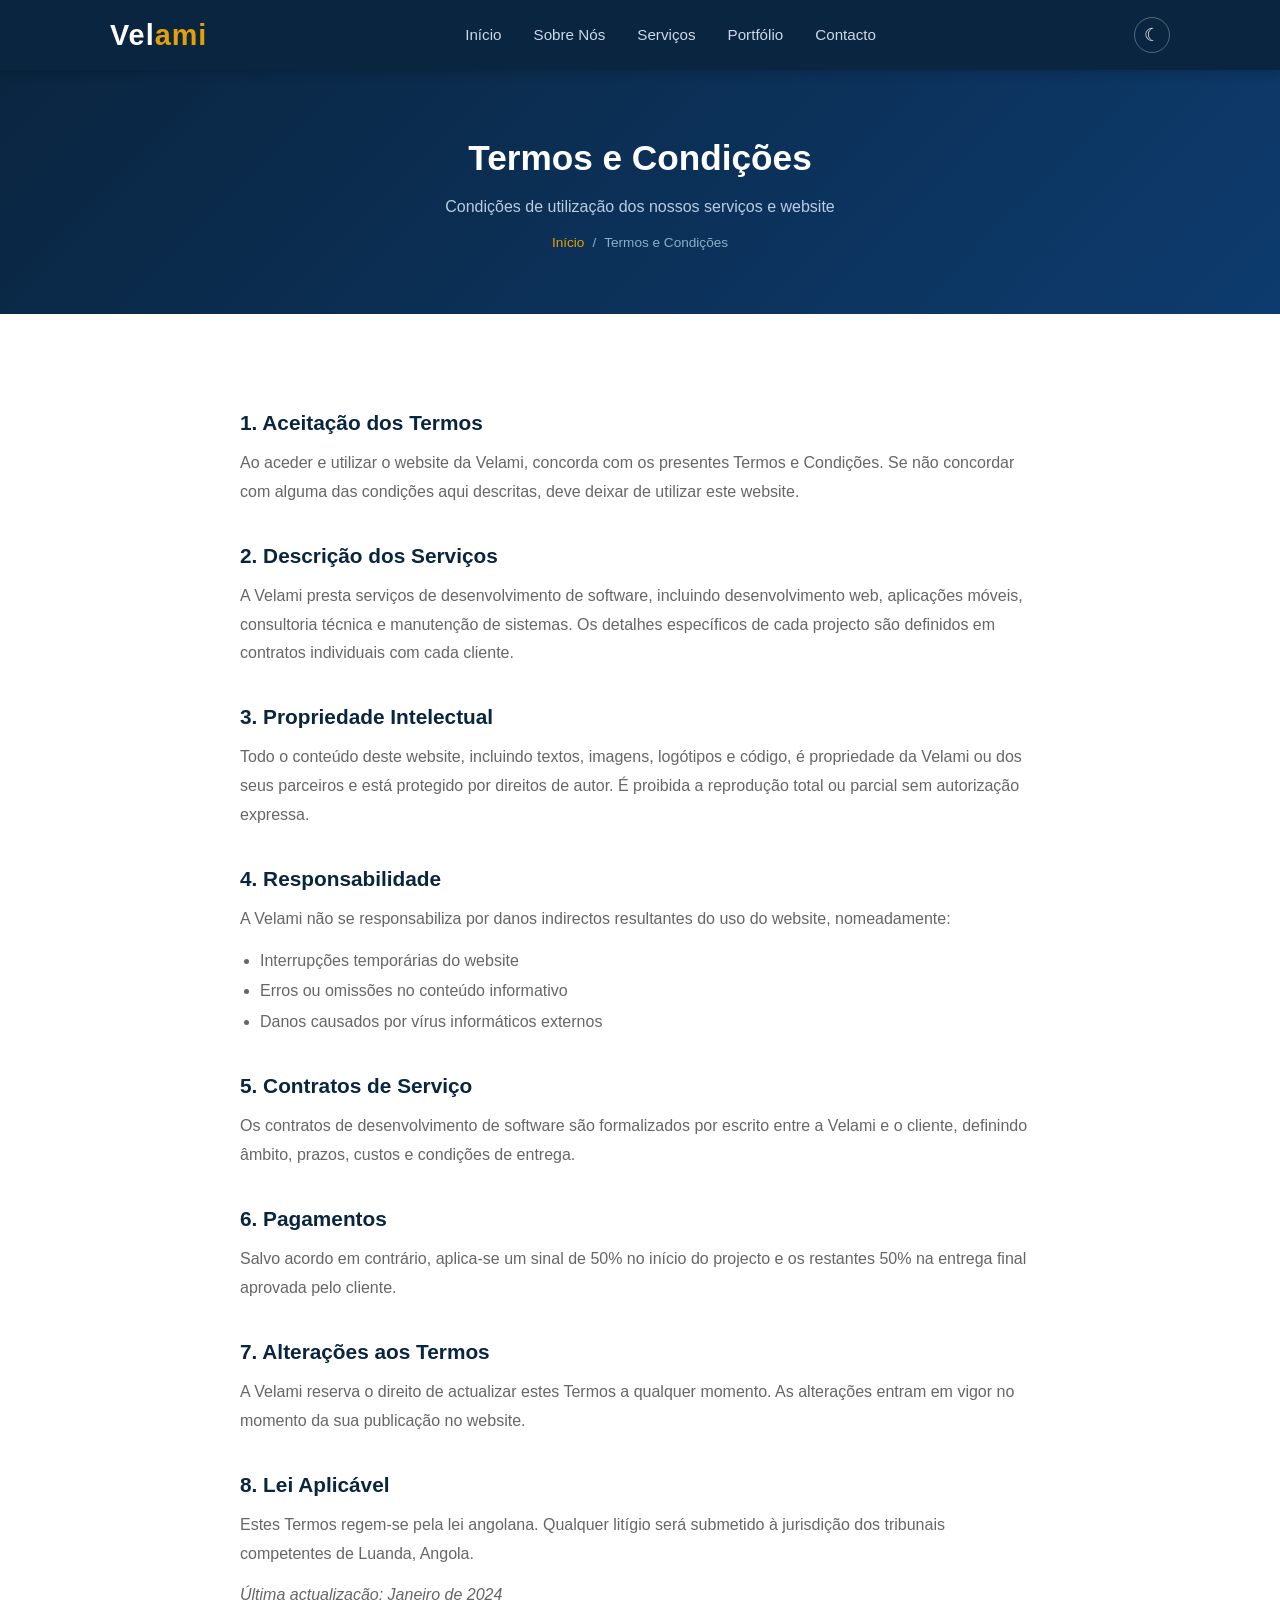
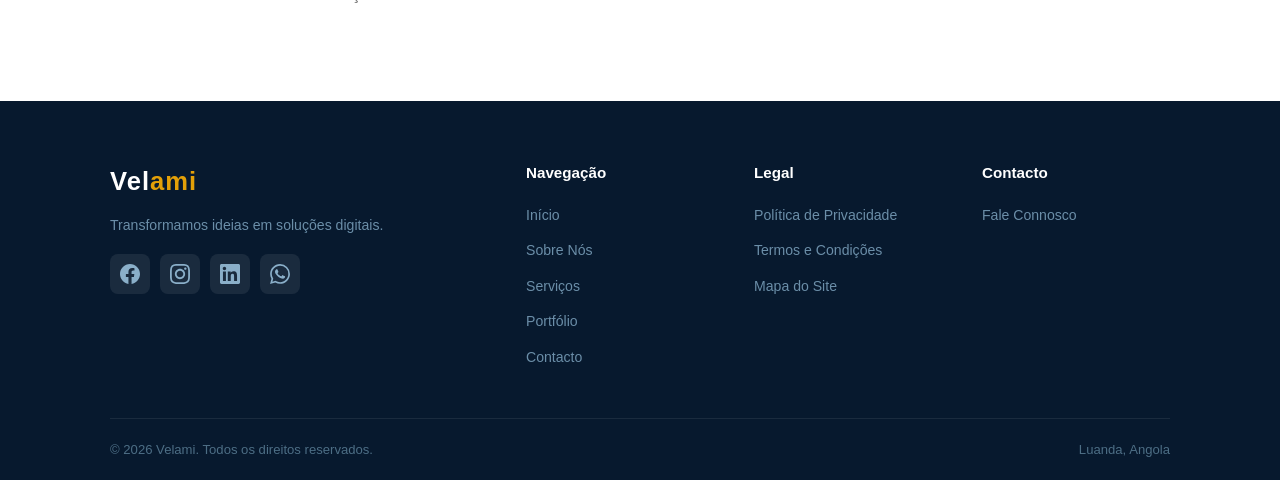
<file: pages/termos.html>
<!DOCTYPE html>
<html lang="pt">
<head>
  <meta charset="UTF-8" />
  <meta name="viewport" content="width=device-width, initial-scale=1.0" />
  <meta name="description" content="Termos e condições de utilização dos serviços e website da Velami, empresa de software em Angola." />
  <title>Termos e Condições - Velami</title>
  <link rel="stylesheet" href="../css/style.css" />
</head>
<body>
  <header id="cabecalho">
    <div class="container">
      <div class="logo"><a href="../index.html">Vel<span>ami</span></a></div>
      <nav id="nav-principal" aria-label="Navegação principal">
        <ul>
          <li><a href="../index.html">Início</a></li>
          <li><a href="sobre.html">Sobre Nós</a></li>
          <li><a href="servicos.html">Serviços</a></li>
          <li><a href="portfolio.html">Portfólio</a></li>
          <li><a href="contacto.html">Contacto</a></li>
        </ul>
      </nav>
      <button id="btn-dark-mode" aria-label="Activar modo escuro" title="Modo escuro">&#9790;</button>
      <button id="btn-menu" aria-label="Abrir menu de navegação"><span></span><span></span><span></span></button>
    </div>
  </header>

  <section class="banner-pagina">
    <div class="container">
      <h1>Termos e Condições</h1>
      <p>Condições de utilização dos nossos serviços e website</p>
      <nav class="breadcrumb" aria-label="Localização na página">
        <a href="../index.html">Início</a><span>/</span><span>Termos e Condições</span>
      </nav>
    </div>
  </section>

  <div class="container">
    <div class="conteudo-legal">
      <h2>1. Aceitação dos Termos</h2>
      <p>Ao aceder e utilizar o website da Velami, concorda com os presentes Termos e Condições. Se não concordar com alguma das condições aqui descritas, deve deixar de utilizar este website.</p>

      <h2>2. Descrição dos Serviços</h2>
      <p>A Velami presta serviços de desenvolvimento de software, incluindo desenvolvimento web, aplicações móveis, consultoria técnica e manutenção de sistemas. Os detalhes específicos de cada projecto são definidos em contratos individuais com cada cliente.</p>

      <h2>3. Propriedade Intelectual</h2>
      <p>Todo o conteúdo deste website, incluindo textos, imagens, logótipos e código, é propriedade da Velami ou dos seus parceiros e está protegido por direitos de autor. É proibida a reprodução total ou parcial sem autorização expressa.</p>

      <h2>4. Responsabilidade</h2>
      <p>A Velami não se responsabiliza por danos indirectos resultantes do uso do website, nomeadamente:</p>
      <ul>
        <li>Interrupções temporárias do website</li>
        <li>Erros ou omissões no conteúdo informativo</li>
        <li>Danos causados por vírus informáticos externos</li>
      </ul>

      <h2>5. Contratos de Serviço</h2>
      <p>Os contratos de desenvolvimento de software são formalizados por escrito entre a Velami e o cliente, definindo âmbito, prazos, custos e condições de entrega.</p>

      <h2>6. Pagamentos</h2>
      <p>Salvo acordo em contrário, aplica-se um sinal de 50% no início do projecto e os restantes 50% na entrega final aprovada pelo cliente.</p>

      <h2>7. Alterações aos Termos</h2>
      <p>A Velami reserva o direito de actualizar estes Termos a qualquer momento. As alterações entram em vigor no momento da sua publicação no website.</p>

      <h2>8. Lei Aplicável</h2>
      <p>Estes Termos regem-se pela lei angolana. Qualquer litígio será submetido à jurisdição dos tribunais competentes de Luanda, Angola.</p>

      <p><em>Última actualização: Janeiro de 2024</em></p>
    </div>
  </div>

  <footer id="rodape">
    <div class="container">
      <div class="rodape-grade">
        <div class="rodape-logo">
          <a href="../index.html">Vel<span>ami</span></a>
          <p>Transformamos ideias em soluções digitais.</p>
          <div class="rodape-redes">
            <a href="https://facebook.com" target="_blank" rel="noopener" class="rede-facebook" aria-label="Velami no Facebook"><svg viewBox="0 0 24 24" xmlns="http://www.w3.org/2000/svg"><path d="M24 12.073c0-6.627-5.373-12-12-12s-12 5.373-12 12c0 5.99 4.388 10.954 10.125 11.854v-8.385H7.078v-3.47h3.047V9.43c0-3.007 1.792-4.669 4.533-4.669 1.312 0 2.686.235 2.686.235v2.953H15.83c-1.491 0-1.956.925-1.956 1.874v2.25h3.328l-.532 3.47h-2.796v8.385C19.612 23.027 24 18.062 24 12.073z"/></svg></a>
            <a href="https://instagram.com" target="_blank" rel="noopener" class="rede-instagram" aria-label="Velami no Instagram"><svg viewBox="0 0 24 24" xmlns="http://www.w3.org/2000/svg"><path d="M12 2.163c3.204 0 3.584.012 4.85.07 3.252.148 4.771 1.691 4.919 4.919.058 1.265.069 1.645.069 4.849 0 3.205-.012 3.584-.069 4.849-.149 3.225-1.664 4.771-4.919 4.919-1.266.058-1.644.07-4.85.07-3.204 0-3.584-.012-4.849-.07-3.26-.149-4.771-1.699-4.919-4.92-.058-1.265-.07-1.644-.07-4.849 0-3.204.013-3.583.07-4.849.149-3.227 1.664-4.771 4.919-4.919 1.266-.057 1.645-.069 4.849-.069zm0-2.163c-3.259 0-3.667.014-4.947.072-4.358.2-6.78 2.618-6.98 6.98-.059 1.281-.073 1.689-.073 4.948 0 3.259.014 3.668.072 4.948.2 4.358 2.618 6.78 6.98 6.98 1.281.058 1.689.072 4.948.072 3.259 0 3.668-.014 4.948-.072 4.354-.2 6.782-2.618 6.979-6.98.059-1.28.073-1.689.073-4.948 0-3.259-.014-3.667-.072-4.947-.196-4.354-2.617-6.78-6.979-6.98-1.281-.059-1.69-.073-4.949-.073zm0 5.838c-3.403 0-6.162 2.759-6.162 6.162s2.759 6.163 6.162 6.163 6.162-2.759 6.162-6.163c0-3.403-2.759-6.162-6.162-6.162zm0 10.162c-2.209 0-4-1.79-4-4 0-2.209 1.791-4 4-4s4 1.791 4 4c0 2.21-1.791 4-4 4zm6.406-11.845c-.796 0-1.441.645-1.441 1.44s.645 1.44 1.441 1.44c.795 0 1.439-.645 1.439-1.44s-.644-1.44-1.439-1.44z"/></svg></a>
            <a href="https://linkedin.com" target="_blank" rel="noopener" class="rede-linkedin" aria-label="Velami no LinkedIn"><svg viewBox="0 0 24 24" xmlns="http://www.w3.org/2000/svg"><path d="M20.447 20.452h-3.554v-5.569c0-1.328-.027-3.037-1.852-3.037-1.853 0-2.136 1.445-2.136 2.939v5.667H9.351V9h3.414v1.561h.046c.477-.9 1.637-1.85 3.37-1.85 3.601 0 4.267 2.37 4.267 5.455v6.286zM5.337 7.433c-1.144 0-2.063-.926-2.063-2.065 0-1.138.92-2.063 2.063-2.063 1.14 0 2.064.925 2.064 2.063 0 1.139-.925 2.065-2.064 2.065zm1.782 13.019H3.555V9h3.564v11.452zM22.225 0H1.771C.792 0 0 .774 0 1.729v20.542C0 23.227.792 24 1.771 24h20.451C23.2 24 24 23.227 24 22.271V1.729C24 .774 23.2 0 22.222 0h.003z"/></svg></a>
            <a href="https://wa.me/244923000000" target="_blank" rel="noopener" class="rede-whatsapp" aria-label="Velami no WhatsApp"><svg viewBox="0 0 24 24" xmlns="http://www.w3.org/2000/svg"><path d="M17.472 14.382c-.297-.149-1.758-.867-2.03-.967-.273-.099-.471-.148-.67.15-.197.297-.767.966-.94 1.164-.173.199-.347.223-.644.075-.297-.15-1.255-.463-2.39-1.475-.883-.788-1.48-1.761-1.653-2.059-.173-.297-.018-.458.13-.606.134-.133.298-.347.446-.52.149-.174.198-.298.298-.497.099-.198.05-.371-.025-.52-.075-.149-.669-1.612-.916-2.207-.242-.579-.487-.5-.669-.51-.173-.008-.371-.01-.57-.01-.198 0-.52.074-.792.372-.272.297-1.04 1.016-1.04 2.479 0 1.462 1.065 2.875 1.213 3.074.149.198 2.096 3.2 5.077 4.487.709.306 1.262.489 1.694.625.712.227 1.36.195 1.871.118.571-.085 1.758-.719 2.006-1.413.248-.694.248-1.289.173-1.413-.074-.124-.272-.198-.57-.347m-5.421 7.403h-.004a9.87 9.87 0 01-5.031-1.378l-.361-.214-3.741.982.998-3.648-.235-.374a9.86 9.86 0 01-1.51-5.26c.001-5.45 4.436-9.884 9.888-9.884 2.64 0 5.122 1.03 6.988 2.898a9.825 9.825 0 012.893 6.994c-.003 5.45-4.437 9.884-9.885 9.884m8.413-18.297A11.815 11.815 0 0012.05 0C5.495 0 .16 5.335.157 11.892c0 2.096.547 4.142 1.588 5.945L.057 24l6.305-1.654a11.882 11.882 0 005.683 1.448h.005c6.554 0 11.89-5.335 11.893-11.893a11.821 11.821 0 00-3.48-8.413z"/></svg></a>
          </div>
        </div>
        <div class="rodape-coluna">
          <h4>Navegação</h4>
          <ul>
            <li><a href="../index.html">Início</a></li>
            <li><a href="sobre.html">Sobre Nós</a></li>
            <li><a href="servicos.html">Serviços</a></li>
            <li><a href="portfolio.html">Portfólio</a></li>
            <li><a href="contacto.html">Contacto</a></li>
          </ul>
        </div>
        <div class="rodape-coluna">
          <h4>Legal</h4>
          <ul>
            <li><a href="politica-privacidade.html">Política de Privacidade</a></li>
            <li><a href="termos.html">Termos e Condições</a></li>
            <li><a href="mapa-site.html">Mapa do Site</a></li>
          </ul>
        </div>
        <div class="rodape-coluna">
          <h4>Contacto</h4>
          <ul>
            <li><a href="contacto.html">Fale Connosco</a></li>
          </ul>
        </div>
      </div>
      <div class="rodape-fundo">
        <p>&copy; 2026 Velami. Todos os direitos reservados.</p>
        <p>Luanda, Angola</p>
      </div>
    </div>
  </footer>

  <script>
    document.getElementById('btn-menu').addEventListener('click', function () {
      document.getElementById('nav-principal').classList.toggle('aberto');
    });
  </script>
  <script src="../js/main.js"></script>
</body>
</html>
</file>
<file: css/style.css>
/* ================================================
   VELAMI - Folha de Estilos Global
   Disciplina: Interação Homem-Máquina
   ================================================ */

/* ---------- VARIÁVEIS DE COR ---------- */
:root {
  --cor-primaria: #0a2540;
  --cor-secundaria: #1565c0;
  --cor-destaque: #e3a008;
  --cor-destaque-hover: #c98a00;
  --cor-fundo: #f4f6f9;
  --cor-branco: #ffffff;
  --cor-texto: #2d2d2d;
  --cor-texto-claro: #666666;
  --cor-borda: #dde1e7;
  --cor-rodape: #07192e;
}

/* ---------- RESET E BASE ---------- */
* {
  margin: 0;
  padding: 0;
  box-sizing: border-box;
}

html {
  scroll-behavior: smooth;
}

body {
  font-family: 'Segoe UI', Tahoma, Geneva, Verdana, sans-serif;
  font-size: 16px;
  color: var(--cor-texto);
  background-color: var(--cor-branco);
  line-height: 1.6;
}

a {
  text-decoration: none;
  color: inherit;
}

ul {
  list-style: none;
}

img {
  max-width: 100%;
  display: block;
  width: 100%;
}

/* ---------- UTILITÁRIOS ---------- */
.container {
  max-width: 1100px;
  margin: 0 auto;
  padding: 0 20px;
}

.secao-titulo {
  font-size: 2rem;
  color: var(--cor-primaria);
  margin-bottom: 12px;
  font-weight: 700;
}

.secao-subtitulo {
  color: var(--cor-texto-claro);
  max-width: 580px;
  margin: 0 auto 48px auto;
  font-size: 1.05rem;
  text-align: center;
}

.secao-cabecalho {
  text-align: center;
  margin-bottom: 16px;
}

.divisor {
  width: 60px;
  height: 4px;
  background-color: var(--cor-destaque);
  border-radius: 2px;
  margin: 12px auto 0 auto;
}

.btn-primario {
  display: inline-block;
  background-color: var(--cor-destaque);
  color: var(--cor-primaria);
  font-weight: 700;
  padding: 14px 32px;
  border-radius: 6px;
  font-size: 1rem;
  border: none;
  cursor: pointer;
  transition: background-color 0.25s ease, transform 0.2s ease;
}

.btn-primario:hover {
  background-color: var(--cor-destaque-hover);
  transform: translateY(-2px);
}

.btn-secundario {
  display: inline-block;
  background-color: transparent;
  color: var(--cor-branco);
  font-weight: 600;
  padding: 13px 30px;
  border-radius: 6px;
  font-size: 1rem;
  border: 2px solid var(--cor-branco);
  cursor: pointer;
  transition: background-color 0.25s ease, color 0.25s ease;
}

.btn-secundario:hover {
  background-color: var(--cor-branco);
  color: var(--cor-primaria);
}

/* ================================================
   CABEÇALHO E NAVEGAÇÃO
   ================================================ */
#cabecalho {
  background-color: var(--cor-primaria);
  position: sticky;
  top: 0;
  z-index: 1000;
  box-shadow: 0 2px 10px rgba(0, 0, 0, 0.2);
}

#cabecalho .container {
  display: flex;
  align-items: center;
  justify-content: space-between;
  height: 70px;
}

.logo a {
  font-size: 1.8rem;
  font-weight: 800;
  color: var(--cor-branco);
  letter-spacing: 1px;
}

.logo span {
  color: var(--cor-destaque);
}

#nav-principal ul {
  display: flex;
  gap: 32px;
}

#nav-principal ul li a {
  color: #cdd8e8;
  font-size: 0.95rem;
  font-weight: 500;
  padding: 6px 0;
  border-bottom: 2px solid transparent;
  transition: color 0.2s, border-color 0.2s;
}

#nav-principal ul li a:hover,
#nav-principal ul li a.ativo {
  color: var(--cor-destaque);
  border-bottom-color: var(--cor-destaque);
}

/* Menu hambúrguer (mobile) */
#btn-menu {
  display: none;
  background: none;
  border: none;
  cursor: pointer;
  flex-direction: column;
  gap: 5px;
  padding: 4px;
}

#btn-menu span {
  display: block;
  width: 26px;
  height: 3px;
  background-color: var(--cor-branco);
  border-radius: 2px;
  transition: all 0.3s;
}

/* ================================================
   HERO (HOMEPAGE)
   ================================================ */
#hero {
  position: relative;
  color: var(--cor-branco);
  padding: 110px 0 90px;
  text-align: center;
  overflow: hidden;
}

.hero-fundo {
  position: absolute;
  inset: 0;
  background-image: url('https://images.unsplash.com/photo-1522071820081-009f0129c71c?w=1400&q=80');
  background-size: cover;
  background-position: center;
  filter: brightness(0.25);
  z-index: 0;
}

.hero-conteudo {
  position: relative;
  z-index: 1;
}

.hero-conteudo h1 {
  font-size: 2.8rem;
  font-weight: 800;
  line-height: 1.25;
  margin-bottom: 20px;
  max-width: 750px;
  margin-left: auto;
  margin-right: auto;
}

.hero-conteudo h1 span {
  color: var(--cor-destaque);
}

.hero-conteudo p {
  font-size: 1.15rem;
  color: #d0dce8;
  max-width: 560px;
  margin: 0 auto 36px auto;
}

.hero-botoes {
  display: flex;
  gap: 16px;
  justify-content: center;
  flex-wrap: wrap;
}

/* ================================================
   SERVIÇOS (CARDS)
   ================================================ */
#servicos {
  padding: 80px 0;
  background-color: var(--cor-fundo);
}

.grade-servicos {
  display: grid;
  grid-template-columns: repeat(auto-fit, minmax(230px, 1fr));
  gap: 28px;
}

.card-servico {
  background-color: var(--cor-branco);
  border-radius: 10px;
  padding: 32px 24px;
  border: 1px solid var(--cor-borda);
  text-align: center;
  transition: transform 0.25s ease, box-shadow 0.25s ease;
}

.card-servico:hover {
  transform: translateY(-6px);
  box-shadow: 0 12px 32px rgba(10, 37, 64, 0.12);
}

.card-servico img {
  width: 64px;
  height: 64px;
  object-fit: cover;
  border-radius: 50%;
  margin: 0 auto 16px auto;
}

.icone-servico {
  font-size: 2.5rem;
  margin-bottom: 16px;
  display: block;
}

.card-servico h3 {
  font-size: 1.15rem;
  color: var(--cor-primaria);
  margin-bottom: 10px;
  font-weight: 700;
}

.card-servico p {
  font-size: 0.92rem;
  color: var(--cor-texto-claro);
  line-height: 1.6;
}

/* ================================================
   SOBRE NÓS
   ================================================ */
#sobre {
  padding: 80px 0;
  background-color: var(--cor-branco);
}

.sobre-grade {
  display: grid;
  grid-template-columns: 1fr 1fr;
  gap: 60px;
  align-items: center;
}

.sobre-texto h2 {
  font-size: 2rem;
  color: var(--cor-primaria);
  font-weight: 700;
  margin-bottom: 16px;
}

.sobre-texto p {
  color: var(--cor-texto-claro);
  margin-bottom: 20px;
  line-height: 1.8;
}

.valores-lista {
  display: flex;
  flex-direction: column;
  gap: 14px;
  margin-bottom: 28px;
}

.valor-item {
  display: flex;
  align-items: flex-start;
  gap: 12px;
}

.valor-item .icone-valor {
  font-size: 1.4rem;
  flex-shrink: 0;
}

.valor-item div h4 {
  font-size: 1rem;
  font-weight: 700;
  color: var(--cor-primaria);
  margin-bottom: 2px;
}

.valor-item div p {
  font-size: 0.88rem;
  color: var(--cor-texto-claro);
  margin-bottom: 0;
}

/* Imagem real da secção sobre */
.sobre-imagem-wrapper {
  position: relative;
  border-radius: 12px;
  overflow: hidden;
  min-height: 400px;
}

.sobre-imagem-wrapper img {
  width: 100%;
  height: 400px;
  object-fit: cover;
  display: block;
}

.sobre-imagem-overlay {
  position: absolute;
  bottom: 0;
  left: 0;
  right: 0;
  background: linear-gradient(transparent, rgba(10,37,64,0.92));
  padding: 28px;
  color: var(--cor-branco);
}

.estatisticas {
  display: flex;
  gap: 28px;
  flex-wrap: wrap;
}

.estat {
  text-align: center;
}

.estat strong {
  font-size: 1.6rem;
  font-weight: 800;
  color: var(--cor-destaque);
  display: block;
}

.estat span {
  font-size: 0.78rem;
  color: #cdd8e8;
}

/* ================================================
   PORTFÓLIO
   ================================================ */
#portfolio {
  padding: 80px 0;
  background-color: var(--cor-fundo);
}

.grade-portfolio {
  display: grid;
  grid-template-columns: repeat(auto-fit, minmax(300px, 1fr));
  gap: 28px;
}

.card-projeto {
  background-color: var(--cor-branco);
  border-radius: 10px;
  overflow: hidden;
  border: 1px solid var(--cor-borda);
  transition: transform 0.25s ease, box-shadow 0.25s ease;
}

.card-projeto:hover {
  transform: translateY(-5px);
  box-shadow: 0 10px 28px rgba(10, 37, 64, 0.1);
}

.projeto-imagem {
  height: 200px;
  overflow: hidden;
  position: relative;
}

.projeto-imagem img {
  width: 100%;
  height: 100%;
  object-fit: cover;
  transition: transform 0.4s ease;
}

.card-projeto:hover .projeto-imagem img {
  transform: scale(1.05);
}

.projeto-info {
  padding: 20px;
}

.projeto-info h3 {
  font-size: 1.05rem;
  color: var(--cor-primaria);
  font-weight: 700;
  margin-bottom: 6px;
}

.projeto-info p {
  font-size: 0.88rem;
  color: var(--cor-texto-claro);
  margin-bottom: 14px;
}

.tags-tecnologia {
  display: flex;
  flex-wrap: wrap;
  gap: 6px;
}

.tag {
  font-size: 0.75rem;
  font-weight: 600;
  color: var(--cor-secundaria);
  background-color: #e8f0fe;
  padding: 3px 10px;
  border-radius: 20px;
}

/* ================================================
   TESTEMUNHOS
   ================================================ */
#testemunhos {
  padding: 80px 0;
  background-color: var(--cor-primaria);
  color: var(--cor-branco);
}

#testemunhos .secao-titulo {
  color: var(--cor-branco);
}

#testemunhos .divisor {
  background-color: var(--cor-destaque);
}

#testemunhos .secao-subtitulo {
  color: #b8cde3;
}

.grade-testemunhos {
  display: grid;
  grid-template-columns: repeat(auto-fit, minmax(260px, 1fr));
  gap: 28px;
}

.card-testemunho {
  background-color: rgba(255, 255, 255, 0.06);
  border: 1px solid rgba(255, 255, 255, 0.1);
  border-radius: 10px;
  padding: 28px;
}

.aspas {
  font-size: 3rem;
  color: var(--cor-destaque);
  line-height: 0.8;
  margin-bottom: 12px;
  display: block;
}

.card-testemunho p {
  font-size: 0.92rem;
  color: #cdd8e8;
  line-height: 1.7;
  margin-bottom: 20px;
}

.autor-testemunho {
  display: flex;
  align-items: center;
  gap: 12px;
}

.avatar {
  width: 44px;
  height: 44px;
  border-radius: 50%;
  background-color: var(--cor-destaque);
  display: flex;
  align-items: center;
  justify-content: center;
  font-weight: 700;
  font-size: 1rem;
  color: var(--cor-primaria);
  flex-shrink: 0;
}

.autor-info strong {
  display: block;
  font-size: 0.92rem;
  font-weight: 700;
  color: var(--cor-branco);
}

.autor-info span {
  font-size: 0.8rem;
  color: #8aafc9;
}

/* ================================================
   CONTACTO
   ================================================ */
#contacto {
  padding: 80px 0;
  background-color: var(--cor-branco);
}

.contacto-grade {
  display: grid;
  grid-template-columns: 1fr 1.4fr;
  gap: 60px;
}

.contacto-info h3 {
  font-size: 1.5rem;
  color: var(--cor-primaria);
  font-weight: 700;
  margin-bottom: 12px;
}

.contacto-info > p {
  color: var(--cor-texto-claro);
  margin-bottom: 32px;
  line-height: 1.7;
}

.lista-contacto {
  display: flex;
  flex-direction: column;
  gap: 20px;
  margin-bottom: 32px;
}

.item-contacto {
  display: flex;
  align-items: flex-start;
  gap: 14px;
}

.item-contacto .icone-c {
  width: 44px;
  height: 44px;
  border-radius: 8px;
  background-color: #e8f0fe;
  display: flex;
  align-items: center;
  justify-content: center;
  font-size: 1.2rem;
  flex-shrink: 0;
}

.item-contacto div strong {
  display: block;
  font-size: 0.85rem;
  color: var(--cor-texto-claro);
  font-weight: 600;
  margin-bottom: 2px;
}

.item-contacto div span {
  font-size: 0.95rem;
  color: var(--cor-texto);
  font-weight: 500;
}

.redes-sociais {
  display: flex;
  gap: 12px;
}

.btn-rede {
  width: 44px;
  height: 44px;
  border-radius: 8px;
  background-color: var(--cor-primaria);
  color: var(--cor-branco);
  display: flex;
  align-items: center;
  justify-content: center;
  font-size: 0.85rem;
  font-weight: 700;
  transition: background-color 0.2s, transform 0.2s;
}

.btn-rede:hover {
  background-color: var(--cor-secundaria);
  transform: translateY(-2px);
}

/* Formulário */
.formulario-contacto {
  background-color: var(--cor-fundo);
  border-radius: 12px;
  padding: 36px;
}

.formulario-contacto h3 {
  font-size: 1.3rem;
  color: var(--cor-primaria);
  font-weight: 700;
  margin-bottom: 24px;
}

.grupo-campo {
  margin-bottom: 20px;
}

.grupo-campo label {
  display: block;
  font-size: 0.88rem;
  font-weight: 600;
  color: var(--cor-texto);
  margin-bottom: 6px;
}

.grupo-campo input,
.grupo-campo select,
.grupo-campo textarea {
  width: 100%;
  padding: 12px 14px;
  border: 1.5px solid var(--cor-borda);
  border-radius: 6px;
  font-size: 0.95rem;
  font-family: inherit;
  color: var(--cor-texto);
  background-color: var(--cor-branco);
  transition: border-color 0.2s;
}

.grupo-campo input:focus,
.grupo-campo select:focus,
.grupo-campo textarea:focus {
  outline: none;
  border-color: var(--cor-secundaria);
}

.grupo-campo textarea {
  resize: vertical;
  min-height: 110px;
}

.grade-2 {
  display: grid;
  grid-template-columns: 1fr 1fr;
  gap: 16px;
}

/* ================================================
   SECÇÃO CTA GENÉRICA
   ================================================ */
.secao-cta {
  padding: 70px 0;
  background: linear-gradient(135deg, var(--cor-primaria), #0d3b6e);
  text-align: center;
  color: var(--cor-branco);
}

.secao-cta h2 {
  font-size: 2rem;
  margin-bottom: 14px;
}

.secao-cta p {
  color: #b8cde3;
  max-width: 500px;
  margin: 0 auto 28px;
}

/* ================================================
   RODAPÉ
   ================================================ */
#rodape {
  background-color: var(--cor-rodape);
  color: #8aafc9;
  padding: 60px 0 0;
}

.rodape-grade {
  display: grid;
  grid-template-columns: 2fr 1fr 1fr 1fr;
  gap: 40px;
  padding-bottom: 48px;
}

.rodape-logo a {
  font-size: 1.6rem;
  font-weight: 800;
  color: var(--cor-branco);
  letter-spacing: 1px;
}

.rodape-logo a span {
  color: var(--cor-destaque);
}

.rodape-logo p {
  font-size: 0.88rem;
  color: #6b8ea8;
  margin-top: 12px;
  line-height: 1.7;
}

.rodape-redes {
  display: flex;
  gap: 10px;
  margin-top: 16px;
}

.rodape-redes a {
  width: 36px;
  height: 36px;
  border-radius: 6px;
  background-color: rgba(255,255,255,0.08);
  color: #8aafc9;
  display: flex;
  align-items: center;
  justify-content: center;
  font-size: 0.8rem;
  font-weight: 700;
  transition: background-color 0.2s, color 0.2s;
}

.rodape-redes a:hover {
  background-color: var(--cor-destaque);
  color: var(--cor-primaria);
}

.rodape-coluna h4 {
  color: var(--cor-branco);
  font-size: 0.95rem;
  font-weight: 700;
  margin-bottom: 16px;
}

.rodape-coluna ul {
  display: flex;
  flex-direction: column;
  gap: 10px;
}

.rodape-coluna ul li a {
  font-size: 0.88rem;
  color: #6b8ea8;
  transition: color 0.2s;
}

.rodape-coluna ul li a:hover {
  color: var(--cor-destaque);
}

.rodape-fundo {
  border-top: 1px solid rgba(255, 255, 255, 0.08);
  padding: 20px 0;
  display: flex;
  justify-content: space-between;
  align-items: center;
  flex-wrap: wrap;
  gap: 8px;
  font-size: 0.82rem;
  color: #4d6e85;
}

/* ================================================
   BANNER PÁGINAS INTERNAS
   ================================================ */
.banner-pagina {
  background: linear-gradient(135deg, var(--cor-primaria), #0d3b6e);
  color: var(--cor-branco);
  padding: 60px 0;
  text-align: center;
}

.banner-pagina h1 {
  font-size: 2.2rem;
  font-weight: 800;
  margin-bottom: 8px;
}

.banner-pagina p {
  color: #b8cde3;
  font-size: 1rem;
}

.breadcrumb {
  display: flex;
  justify-content: center;
  gap: 8px;
  margin-top: 12px;
  font-size: 0.85rem;
  color: #8aafc9;
}

.breadcrumb a { color: var(--cor-destaque); }
.breadcrumb span { color: #8aafc9; }

/* ================================================
   PÁGINA 404
   ================================================ */
.pagina-404 {
  min-height: 70vh;
  display: flex;
  align-items: center;
  justify-content: center;
  text-align: center;
  padding: 60px 20px;
}

.pagina-404 .numero-404 {
  font-size: 8rem;
  font-weight: 800;
  color: var(--cor-destaque);
  line-height: 1;
  margin-bottom: 16px;
}

.pagina-404 h2 {
  font-size: 1.8rem;
  color: var(--cor-primaria);
  margin-bottom: 12px;
}

.pagina-404 p {
  color: var(--cor-texto-claro);
  max-width: 420px;
  margin: 0 auto 32px auto;
}

/* ================================================
   MAPA DO SITE
   ================================================ */
#mapa-site {
  padding: 80px 0;
  background-color: var(--cor-fundo);
}

.mapa-grade {
  display: grid;
  grid-template-columns: repeat(auto-fit, minmax(200px, 1fr));
  gap: 32px;
}

.mapa-coluna h3 {
  font-size: 1rem;
  font-weight: 700;
  color: var(--cor-primaria);
  margin-bottom: 14px;
  padding-bottom: 8px;
  border-bottom: 2px solid var(--cor-destaque);
}

.mapa-coluna ul { display: flex; flex-direction: column; gap: 8px; }

.mapa-coluna ul li a {
  font-size: 0.9rem;
  color: var(--cor-texto-claro);
  transition: color 0.2s;
}

.mapa-coluna ul li a:hover { color: var(--cor-secundaria); }

/* ================================================
   CONTEÚDO LEGAL
   ================================================ */
.conteudo-legal {
  padding: 60px 0 80px;
  max-width: 800px;
  margin: 0 auto;
}

.conteudo-legal h2 {
  font-size: 1.3rem;
  color: var(--cor-primaria);
  font-weight: 700;
  margin: 32px 0 10px;
}

.conteudo-legal p {
  color: var(--cor-texto-claro);
  line-height: 1.8;
  margin-bottom: 12px;
}

.conteudo-legal ul {
  list-style: disc;
  padding-left: 20px;
  color: var(--cor-texto-claro);
  line-height: 1.9;
}

/* ================================================
   SECÇÃO IMAGEM DESTAQUE (sobre, serviços)
   ================================================ */
.img-destaque {
  width: 100%;
  height: 400px;
  object-fit: cover;
  border-radius: 12px;
  display: block;
}

.img-servico {
  width: 100%;
  height: 320px;
  object-fit: cover;
  border-radius: 12px;
  display: block;
}

/* ================================================
   RESPONSIVIDADE
   ================================================ */
@media (max-width: 900px) {
  .sobre-grade { grid-template-columns: 1fr; }
  .contacto-grade { grid-template-columns: 1fr; }
  .rodape-grade { grid-template-columns: 1fr 1fr; }
}

@media (max-width: 640px) {
  #nav-principal {
    display: none;
    position: absolute;
    top: 70px;
    left: 0;
    right: 0;
    background-color: var(--cor-primaria);
    padding: 16px 20px;
  }

  #nav-principal.aberto { display: block; }

  #nav-principal ul {
    flex-direction: column;
    gap: 16px;
  }

  #btn-menu { display: flex; }

  .hero-conteudo h1 { font-size: 2rem; }

  .grade-2 { grid-template-columns: 1fr; }

  .rodape-grade { grid-template-columns: 1fr; }

  .rodape-fundo { flex-direction: column; text-align: center; }

  .img-destaque, .img-servico { height: 220px; }
}


/* ================================================
   ADIÇÕES V3 — DARK MODE, BOTÃO TOPO, CARROSSEL,
   FORMULÁRIO VALIDAÇÃO, DARK MODE TOGGLE
   ================================================ */

/* ---------- BOTÃO VOLTAR AO TOPO ---------- */
#btn-topo {
  position: fixed;
  bottom: 32px;
  right: 28px;
  width: 48px;
  height: 48px;
  background-color: var(--cor-destaque);
  color: var(--cor-primaria);
  border: none;
  border-radius: 50%;
  font-size: 1.6rem;
  font-weight: 700;
  cursor: pointer;
  display: none;
  align-items: center;
  justify-content: center;
  box-shadow: 0 4px 16px rgba(0,0,0,0.25);
  transition: background-color 0.2s, transform 0.2s;
  z-index: 999;
  line-height: 1;
}

#btn-topo.visivel {
  display: flex;
}

#btn-topo:hover {
  background-color: var(--cor-destaque-hover);
  transform: translateY(-3px);
}

/* ---------- BOTÃO DARK MODE NO CABEÇALHO ---------- */
#btn-dark-mode {
  background: none;
  border: 1.5px solid rgba(255,255,255,0.3);
  color: var(--cor-branco);
  width: 36px;
  height: 36px;
  border-radius: 50%;
  font-size: 1.1rem;
  cursor: pointer;
  display: flex;
  align-items: center;
  justify-content: center;
  transition: border-color 0.2s, background-color 0.2s;
  flex-shrink: 0;
}

#btn-dark-mode:hover {
  background-color: rgba(255,255,255,0.1);
  border-color: var(--cor-destaque);
}

/* ---------- DARK MODE ---------- */
body.dark-mode {
  --cor-fundo: #111827;
  --cor-branco: #1f2937;
  --cor-texto: #e5e7eb;
  --cor-texto-claro: #9ca3af;
  --cor-borda: #374151;
  background-color: #111827;
  color: #e5e7eb;
}

body.dark-mode #cabecalho {
  background-color: #07192e;
}

body.dark-mode .card-servico,
body.dark-mode .card-projeto,
body.dark-mode .formulario-contacto {
  background-color: #1f2937;
  border-color: #374151;
}

body.dark-mode .card-servico h3,
body.dark-mode .sobre-texto h2,
body.dark-mode .contacto-info h3,
body.dark-mode .secao-titulo {
  color: #e5e7eb;
}

body.dark-mode .banner-pagina {
  background: linear-gradient(135deg, #07192e, #0a2540);
}

body.dark-mode .grupo-campo input,
body.dark-mode .grupo-campo select,
body.dark-mode .grupo-campo textarea {
  background-color: #111827;
  border-color: #374151;
  color: #e5e7eb;
}

body.dark-mode .grupo-campo label {
  color: #d1d5db;
}

body.dark-mode .tag {
  background-color: #1e3a5f;
  color: #93c5fd;
}

body.dark-mode .mapa-coluna h3 {
  color: #e5e7eb;
}

body.dark-mode .conteudo-legal h2 {
  color: #e5e7eb;
}

body.dark-mode .item-contacto .icone-c {
  background-color: #1e3a5f;
}

/* ---------- VALIDAÇÃO DE FORMULÁRIO ---------- */
.campo-erro {
  border-color: #dc2626 !important;
  background-color: #fef2f2 !important;
}

body.dark-mode .campo-erro {
  background-color: #3b0f0f !important;
}

.msg-erro {
  display: block;
  color: #dc2626;
  font-size: 0.8rem;
  margin-top: 4px;
  font-weight: 500;
}

#msg-sucesso {
  display: none;
  background-color: #dcfce7;
  border: 1.5px solid #16a34a;
  color: #15803d;
  padding: 14px 18px;
  border-radius: 8px;
  margin-bottom: 20px;
  font-size: 0.95rem;
  font-weight: 500;
}

body.dark-mode #msg-sucesso {
  background-color: #14532d;
  border-color: #16a34a;
  color: #86efac;
}

/* ---------- CARROSSEL DE TESTEMUNHOS ---------- */
.carrossel-wrapper {
  position: relative;
  overflow: hidden;
}

#carrossel-testemunhos {
  position: relative;
  min-height: 220px;
}

.slide {
  display: none;
  animation: fadeIn 0.5s ease;
}

.slide.activo {
  display: block;
}

@keyframes fadeIn {
  from { opacity: 0; transform: translateY(10px); }
  to   { opacity: 1; transform: translateY(0); }
}

/* Botões anterior/próximo */
.carrossel-controlos {
  display: flex;
  justify-content: center;
  align-items: center;
  gap: 20px;
  margin-top: 28px;
}

.carrossel-controlos button {
  background-color: rgba(255,255,255,0.1);
  border: 1.5px solid rgba(255,255,255,0.25);
  color: var(--cor-branco);
  width: 40px;
  height: 40px;
  border-radius: 50%;
  font-size: 1.2rem;
  cursor: pointer;
  transition: background-color 0.2s;
  display: flex;
  align-items: center;
  justify-content: center;
}

.carrossel-controlos button:hover {
  background-color: var(--cor-destaque);
  color: var(--cor-primaria);
  border-color: var(--cor-destaque);
}

/* Indicadores (bolinhas) */
.indicadores {
  display: flex;
  gap: 8px;
  justify-content: center;
}

.indicador {
  width: 10px;
  height: 10px;
  border-radius: 50%;
  background-color: rgba(255,255,255,0.25);
  cursor: pointer;
  transition: background-color 0.2s, transform 0.2s;
  border: none;
}

.indicador.activo {
  background-color: var(--cor-destaque);
  transform: scale(1.25);
}

/* ---------- BARRA DE PARTILHA ---------- */
.barra-partilha {
  display: flex;
  align-items: center;
  gap: 12px;
  margin-top: 32px;
  flex-wrap: wrap;
}

.barra-partilha span {
  font-size: 0.88rem;
  color: var(--cor-texto-claro);
  font-weight: 600;
}

.btn-partilha {
  display: inline-flex;
  align-items: center;
  gap: 6px;
  padding: 8px 16px;
  border-radius: 6px;
  border: none;
  font-size: 0.85rem;
  font-weight: 600;
  cursor: pointer;
  transition: opacity 0.2s, transform 0.2s;
}

.btn-partilha:hover {
  opacity: 0.85;
  transform: translateY(-1px);
}

.btn-partilha.facebook { background-color: #1877f2; color: white; }
.btn-partilha.whatsapp { background-color: #25d366; color: white; }
.btn-partilha.linkedin { background-color: #0a66c2; color: white; }

/* ---------- MAPA GOOGLE MAPS ---------- */
.mapa-google {
  width: 100%;
  height: 380px;
  border-radius: 12px;
  border: none;
  display: block;
}

/* ---------- SECÇÃO NEWSLETTER ---------- */
.secao-newsletter {
  padding: 60px 0;
  background-color: var(--cor-fundo);
}

body.dark-mode .secao-newsletter {
  background-color: #1f2937;
}

.newsletter-caixa {
  max-width: 540px;
  margin: 0 auto;
  text-align: center;
}

.newsletter-caixa h3 {
  font-size: 1.5rem;
  color: var(--cor-primaria);
  font-weight: 700;
  margin-bottom: 8px;
}

body.dark-mode .newsletter-caixa h3 {
  color: #e5e7eb;
}

.newsletter-caixa p {
  color: var(--cor-texto-claro);
  margin-bottom: 24px;
}

.newsletter-form {
  display: flex;
  gap: 10px;
  flex-wrap: wrap;
  justify-content: center;
}

.newsletter-form input {
  flex: 1;
  min-width: 220px;
  padding: 12px 16px;
  border: 1.5px solid var(--cor-borda);
  border-radius: 6px;
  font-size: 0.95rem;
  font-family: inherit;
  background-color: var(--cor-branco);
  color: var(--cor-texto);
}

.newsletter-form input:focus {
  outline: none;
  border-color: var(--cor-secundaria);
}

#msg-newsletter {
  display: none;
  margin-top: 12px;
  color: #15803d;
  font-size: 0.9rem;
  font-weight: 500;
}

/* ---------- AJUSTE CABEÇALHO COM DARK MODE ---------- */
#cabecalho .container {
  gap: 16px;
}

/* ---------- RESPONSIVIDADE EXTRA ---------- */
@media (max-width: 640px) {
  #btn-topo {
    bottom: 20px;
    right: 16px;
    width: 42px;
    height: 42px;
    font-size: 1.3rem;
  }

  .newsletter-form {
    flex-direction: column;
    align-items: stretch;
  }

  .newsletter-form input {
    min-width: unset;
  }

  .barra-partilha {
    gap: 8px;
  }
}


/* ================================================
   CORRECÇÕES V4
   ================================================ */

/* --- Logo sempre visível no dark mode --- */
body.dark-mode .logo a,
body.dark-mode .rodape-logo a {
  color: #ffffff !important;
}

body.dark-mode .logo span,
body.dark-mode .rodape-logo a span {
  color: var(--cor-destaque) !important;
}

/* --- Ícones SVG das redes sociais --- */
.rodape-redes a {
  width: 40px;
  height: 40px;
  border-radius: 8px;
  background-color: rgba(255,255,255,0.08);
  display: inline-flex;
  align-items: center;
  justify-content: center;
  transition: background-color 0.2s, transform 0.2s;
}

.rodape-redes a:hover {
  transform: translateY(-3px);
}

.rodape-redes a.rede-facebook:hover { background-color: #1877f2; }
.rodape-redes a.rede-instagram:hover { background-color: #e1306c; }
.rodape-redes a.rede-linkedin:hover  { background-color: #0a66c2; }
.rodape-redes a.rede-whatsapp:hover  { background-color: #25d366; }

.rodape-redes svg {
  width: 20px;
  height: 20px;
  fill: #8aafc9;
  transition: fill 0.2s;
}

.rodape-redes a:hover svg {
  fill: #ffffff;
}

/* Botões de partilha no hero */
.btn-partilha svg {
  width: 16px;
  height: 16px;
  fill: white;
  flex-shrink: 0;
}

/* Ícones dos contactos no cabeçalho de navegação */
.btn-rede svg {
  width: 18px;
  height: 18px;
  fill: #ffffff;
}

/* btn-rede (página de contacto) com SVGs */
.btn-rede {
  width: 44px;
  height: 44px;
  border-radius: 8px;
  background-color: var(--cor-primaria);
  display: inline-flex;
  align-items: center;
  justify-content: center;
  transition: background-color 0.2s, transform 0.2s;
}

.btn-rede svg {
  width: 20px;
  height: 20px;
  fill: #ffffff;
}

.btn-rede:hover { transform: translateY(-2px); }
.btn-rede.rede-facebook:hover { background-color: #1877f2; }
.btn-rede.rede-instagram:hover { background-color: #e1306c; }
.btn-rede.rede-linkedin:hover  { background-color: #0a66c2; }
.btn-rede.rede-whatsapp:hover  { background-color: #25d366; }
</file>
